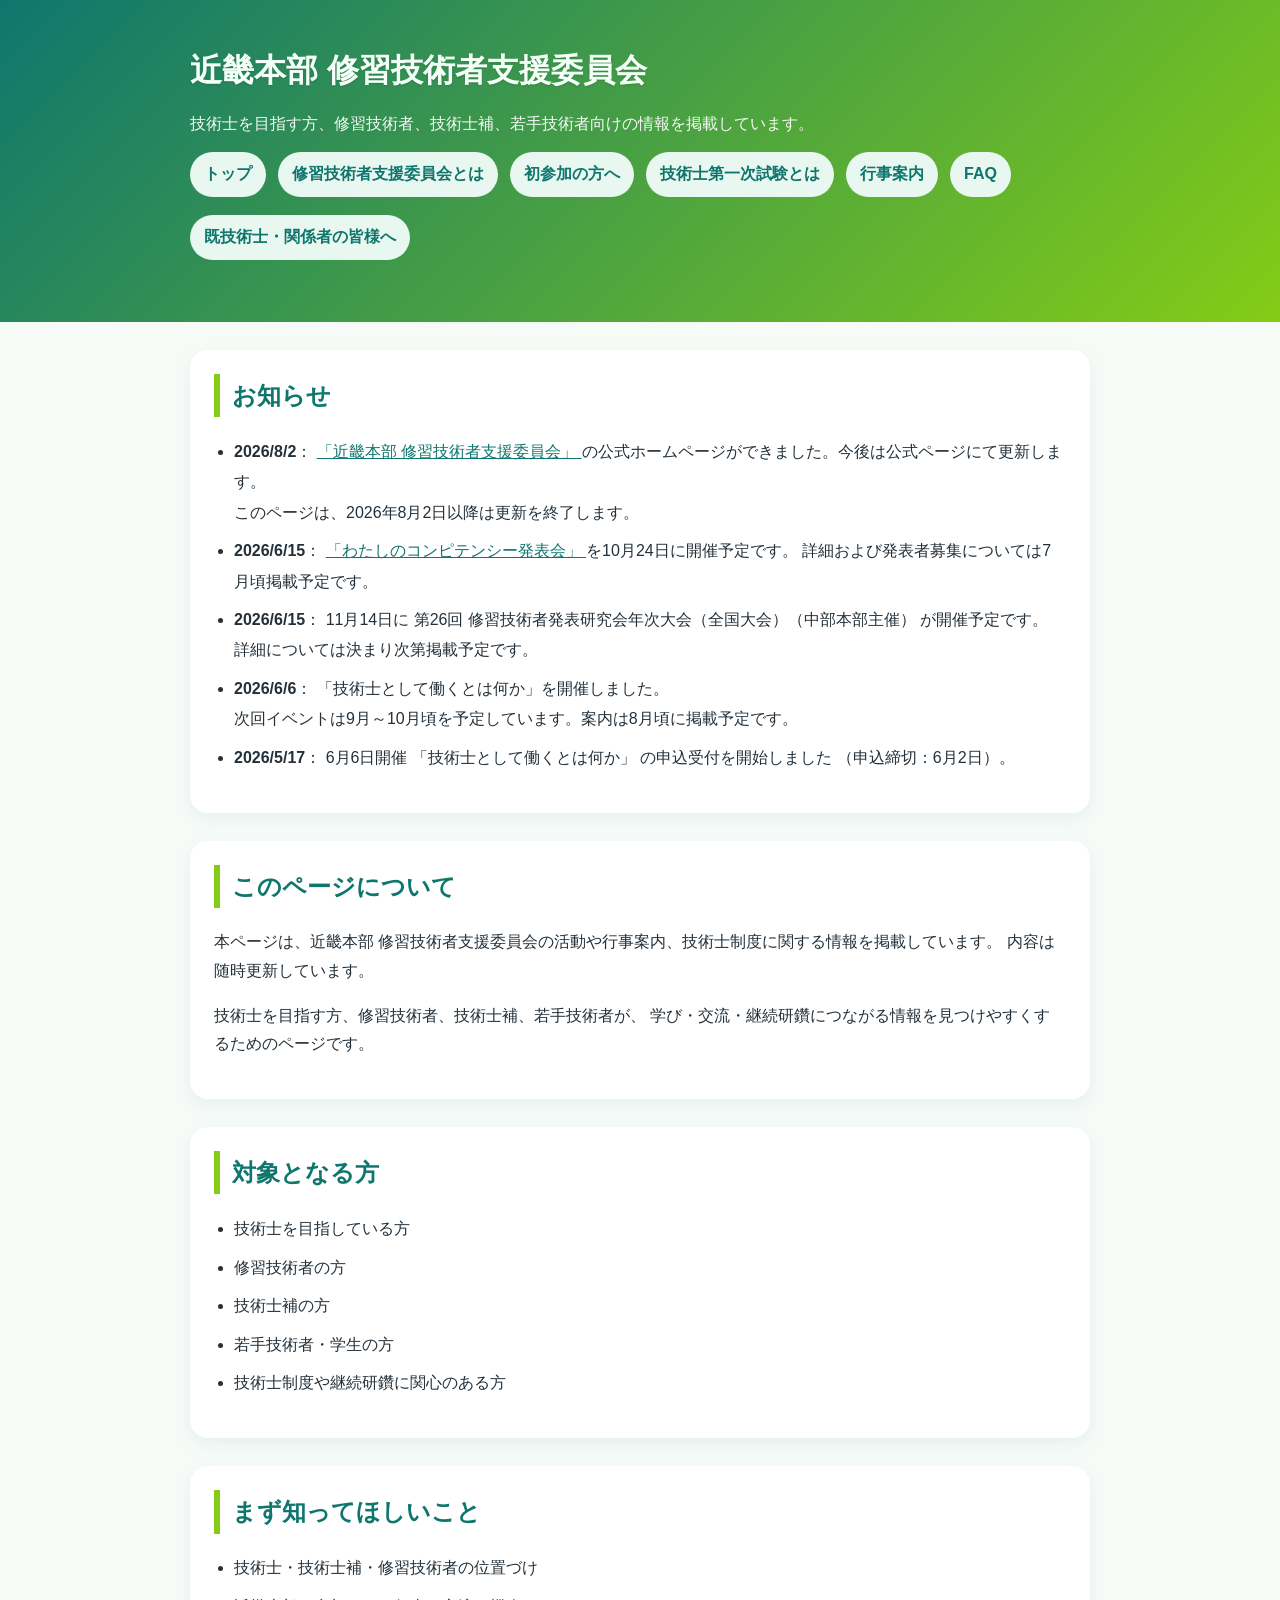
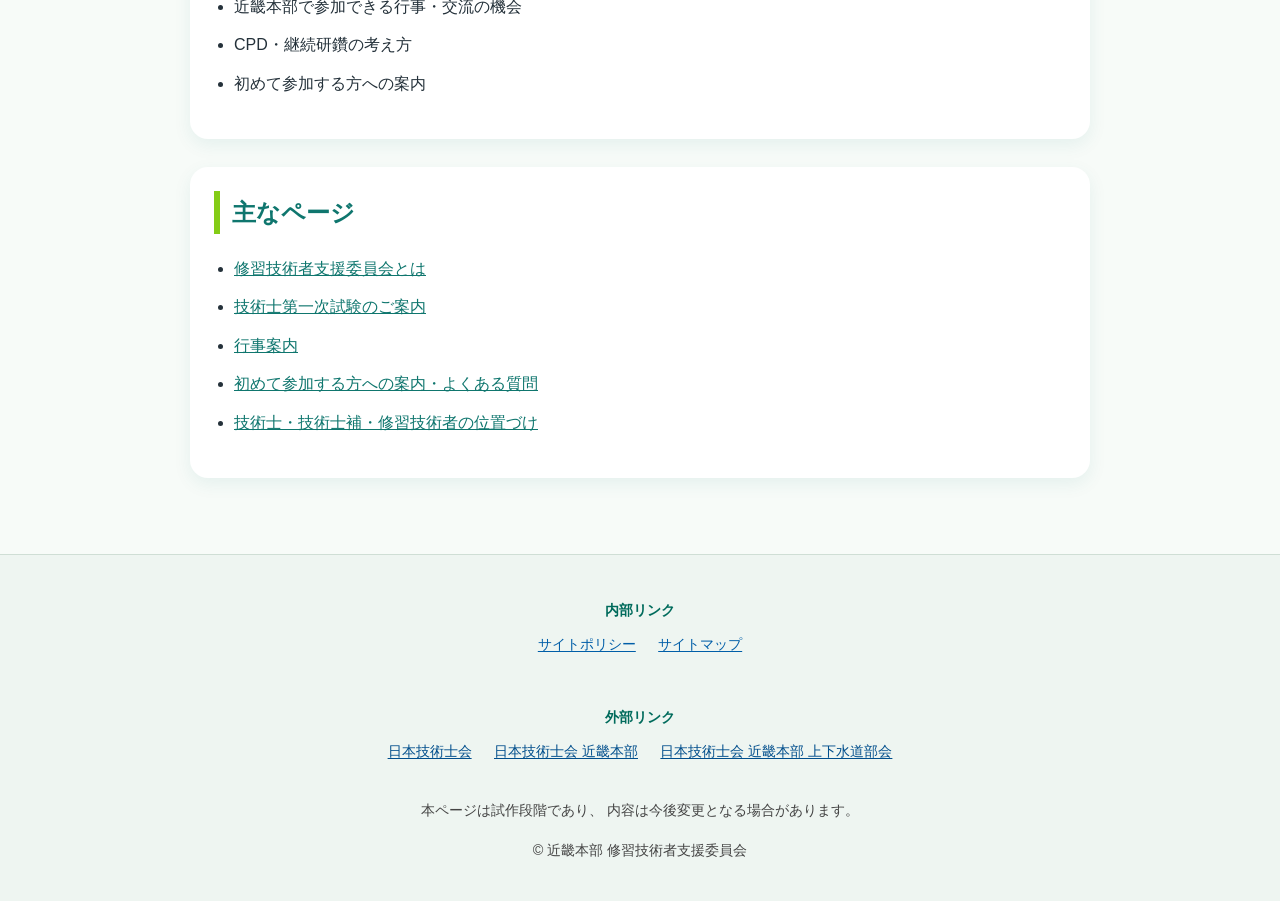
<file: index.html>
<!DOCTYPE html>
<html lang="ja">
<head> 
<!-- Google tag (gtag.js) -->
<script async src="https://www.googletagmanager.com/gtag/js?id=G-PBQPYXCSVY"></script>
<script>
  window.dataLayer = window.dataLayer || [];
  function gtag(){dataLayer.push(arguments);}
  gtag('js', new Date());

  gtag('config', 'G-PBQPYXCSVY');
</script>

  <meta charset="UTF-8">
  <meta name="viewport" content="width=device-width, initial-scale=1.0">
  <title>旧 近畿本部 修習技術者支援委員会</title>

  <link rel="stylesheet" href="css/style.css">
<link rel="icon" href="images/favicon.png">




<meta name="description" content="技術士を目指す方、修習技術者、技術士補、若手技術者向けの情報を整理するための仮ページです。">

<meta property="og:type" content="website">
<meta property="og:site_name" content="旧 近畿本部 修習技術者支援委員会">
<meta property="og:title" content="旧 近畿本部 修習技術者支援委員会">
<meta property="og:description" content="技術士を目指す方、修習技術者、技術士補、若手技術者向けの情報を整理するための仮ページです。">
<meta property="og:url" content="https://haranobu1.github.io/">
<link rel="canonical" href="https://haranobu1.github.io/">
<meta property="og:image" content="https://haranobu1.github.io/images/ogp-syuusyuu.jpeg">

<meta name="twitter:card" content="summary_large_image">
<meta name="twitter:image" content="https://haranobu1.github.io/images/ogp-syuusyuu.jpeg">
<meta property="og:locale" content="ja_JP">
<meta name="twitter:title" content="旧 近畿本部 修習技術者支援委員会">
<meta name="twitter:description" content="技術士を目指す方、修習技術者、技術士補、若手技術者向けの情報を整理するための仮ページです。">


</head>
<body>


<div id="nav"></div>
  
  <main>

    
<section class="news-section">

<h2>お知らせ</h2>

<ul class="news-list">
  <li>
    <strong>2026/8/2</strong>：
    <a href="https://syuusyuu.ipej-knk.jp/">
      「近畿本部 修習技術者支援委員会」
    </a>
    の公式ホームページができました。今後は公式ページにて更新します。<br>
    このページは、2026年8月2日以降は更新を終了します。
  </li>

  <li>
    <strong>2026/6/15</strong>：
    <a href="events.html#competency">
      「わたしのコンピテンシー発表会」
    </a>
    を10月24日に開催予定です。
    詳細および発表者募集については7月頃掲載予定です。
  </li>

  <li>
    <strong>2026/6/15</strong>：
    11月14日に
    第26回 修習技術者発表研究会年次大会（全国大会）（中部本部主催）
    が開催予定です。
    詳細については決まり次第掲載予定です。
  </li>

  <li>
    <strong>2026/6/6</strong>：
    「技術士として働くとは何か」を開催しました。<br>
    次回イベントは9月～10月頃を予定しています。案内は8月頃に掲載予定です。
  </li>

  <li>
    <strong>2026/5/17</strong>：
    6月6日開催
    「技術士として働くとは何か」
    の申込受付を開始しました
    （申込締切：6月2日）。
  </li>
</ul>


  </ul>
</section>
    <section>
      <h2>このページについて</h2>
      <p>
        本ページは、近畿本部 修習技術者支援委員会の活動や行事案内、技術士制度に関する情報を掲載しています。
        内容は随時更新しています。
        </p>
        <p>
技術士を目指す方、修習技術者、技術士補、若手技術者が、
学び・交流・継続研鑽につながる情報を見つけやすくするためのページです。
</p>

</section>

    <section>
      <h2>対象となる方</h2>
      <ul>
        <li>技術士を目指している方</li>
        <li>修習技術者の方</li>
        <li>技術士補の方</li>
        <li>若手技術者・学生の方</li>
        <li>技術士制度や継続研鑽に関心のある方</li>
      </ul>
    </section>

    <section>
<h2>まず知ってほしいこと</h2>
<ul>
  <li>技術士・技術士補・修習技術者の位置づけ</li>
  <li>近畿本部で参加できる行事・交流の機会</li>
  <li>CPD・継続研鑽の考え方</li>
  <li>初めて参加する方への案内</li>
</ul>
    </section>
<section>
  <h2>主なページ</h2>

  <ul>
    <li><a href="committee.html">修習技術者支援委員会とは</a></li>
    <li>
      <a href="first-exam.html">
        技術士第一次試験のご案内
      </a>
    </li>

    <li>
      <a href="events.html">
        行事案内
      </a>
    </li>
  <li>
    <a href="faq.html">
      初めて参加する方への案内・よくある質問
    </a>
  </li>

  <li>
    <a href="for-pe.html">
      技術士・技術士補・修習技術者の位置づけ
    </a>
  </li>

  
  </ul>
</section>

  </main>

<div id="footer"></div>

<script src="js/common.js"></script>
</body>
</html>
</file>
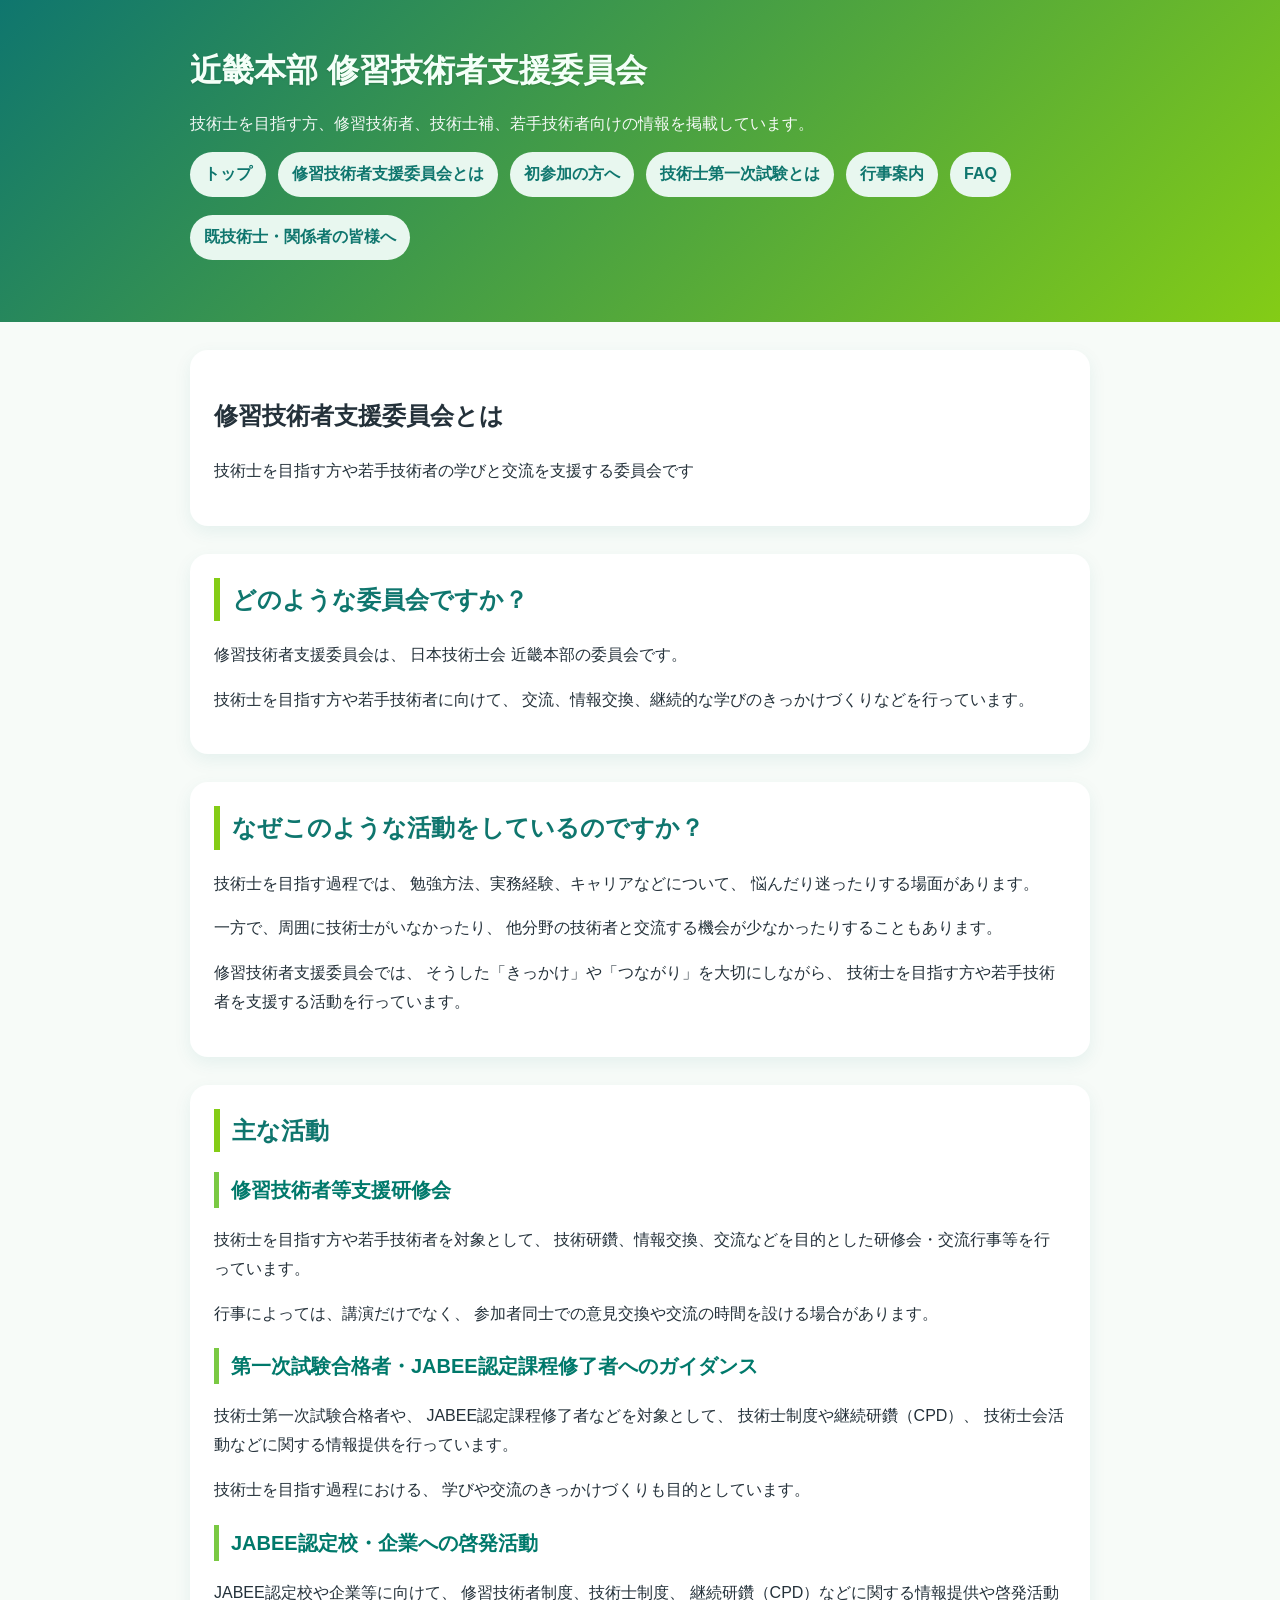
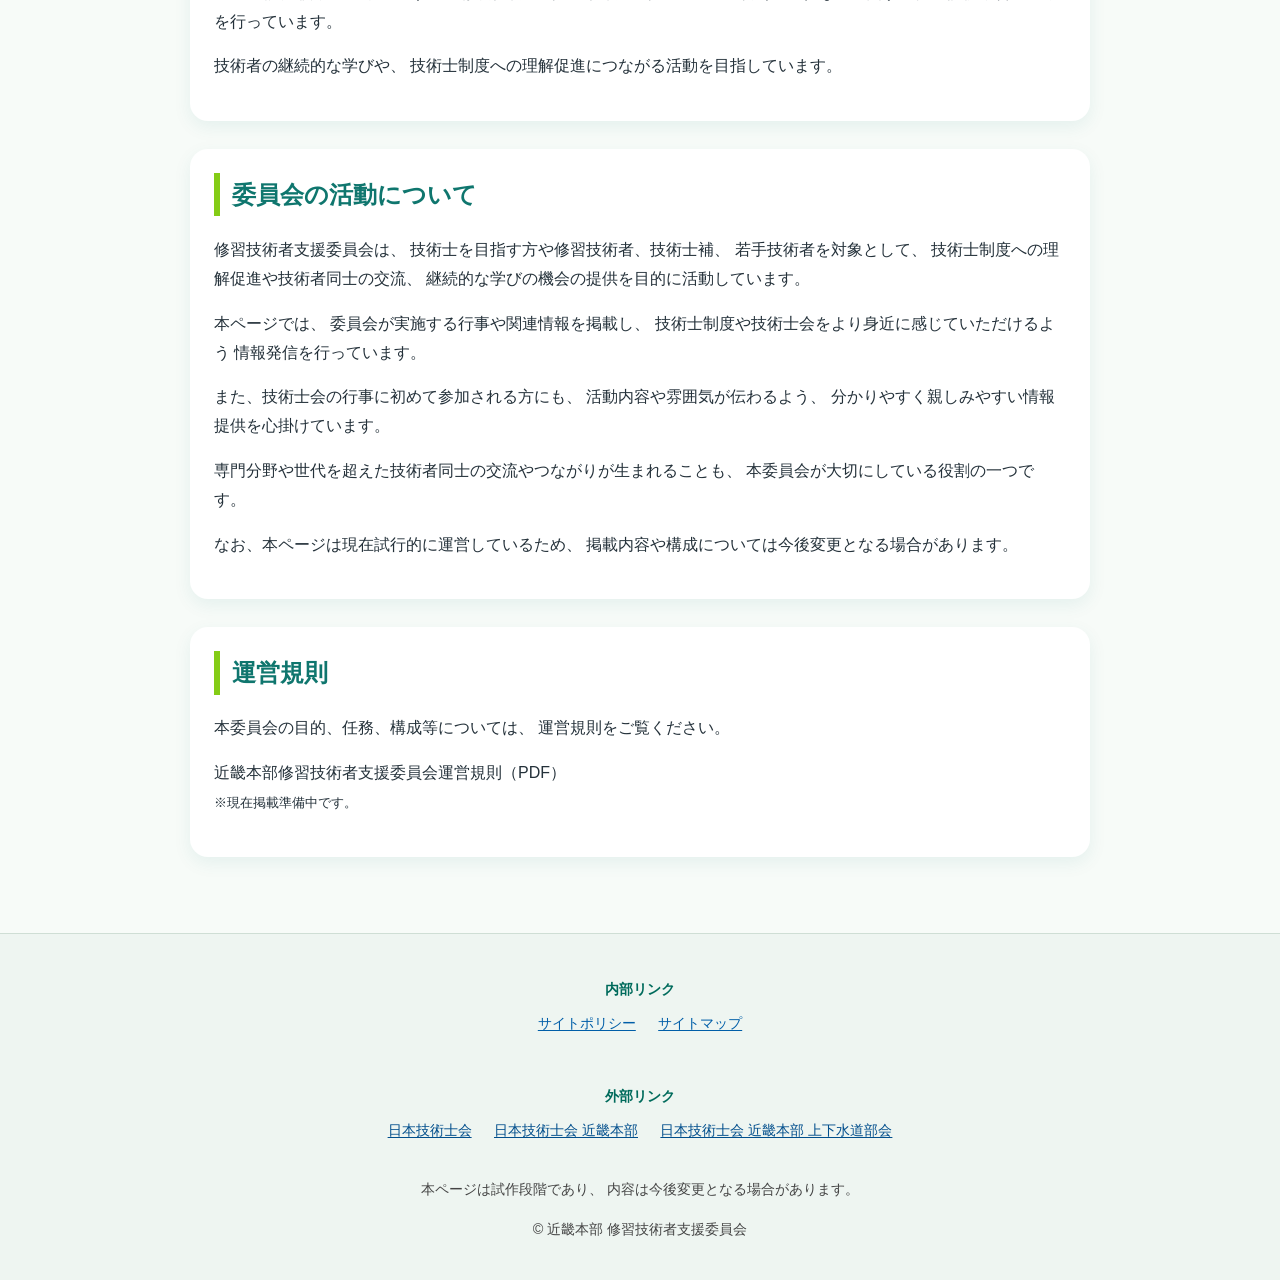
<file: committee.html>
<!DOCTYPE html>
<html lang="ja">
<head> 
<!-- Google tag (gtag.js) -->
<script async src="https://www.googletagmanager.com/gtag/js?id=G-PBQPYXCSVY"></script>
<script>
  window.dataLayer = window.dataLayer || [];
  function gtag(){dataLayer.push(arguments);}
  gtag('js', new Date());

  gtag('config', 'G-PBQPYXCSVY');
</script>


  <meta charset="UTF-8">
  <meta name="viewport" content="width=device-width, initial-scale=1.0">
  <title>修習技術者支援委員会とは｜近畿本部 修習技術者支援委員会</title>

<meta name="description"
      content="近畿本部 修習技術者支援委員会の概要、設立の背景、活動の方向性について紹介しています。">

<link rel="canonical"
      href="https://haranobu1.github.io/committee.html">

<meta property="og:type" content="article">
<meta property="og:site_name" content="近畿本部 修習技術者支援委員会">
<meta property="og:title" content="修習技術者支援委員会とは">
<meta property="og:description"
      content="近畿本部 修習技術者支援委員会の概要、設立の背景、活動の方向性について紹介しています。">
<meta property="og:url"
      content="https://haranobu1.github.io/committee.html">
<meta property="og:image"
      content="https://haranobu1.github.io/images/ogp-syuusyuu.jpeg">
<meta property="og:locale" content="ja_JP">

<meta name="twitter:card" content="summary_large_image">
<meta name="twitter:title" content="修習技術者支援委員会とは">
<meta name="twitter:description"
      content="近畿本部 修習技術者支援委員会の概要、設立の背景、活動の方向性について紹介しています。">
<meta name="twitter:image"
      content="https://haranobu1.github.io/images/ogp-syuusyuu.jpeg">

<link rel="stylesheet" href="css/style.css">
<link rel="icon" href="images/favicon.png">
</head>

<body>

<div id="nav"></div>

<main>

<section class="page-header">
  <h1>修習技術者支援委員会とは</h1>
  <p>
    技術士を目指す方や若手技術者の学びと交流を支援する委員会です
  </p>
</section>
  <section>
    <h2>どのような委員会ですか？</h2>

    <p>
      修習技術者支援委員会は、
      日本技術士会 近畿本部の委員会です。
    </p>

    <p>
      技術士を目指す方や若手技術者に向けて、
      交流、情報交換、継続的な学びのきっかけづくりなどを行っています。
    </p>
  </section>

  <section>
    <h2>なぜこのような活動をしているのですか？</h2>

    <p>
      技術士を目指す過程では、
      勉強方法、実務経験、キャリアなどについて、
      悩んだり迷ったりする場面があります。
    </p>

    <p>
      一方で、周囲に技術士がいなかったり、
      他分野の技術者と交流する機会が少なかったりすることもあります。
    </p>

    <p>
      修習技術者支援委員会では、
      そうした「きっかけ」や「つながり」を大切にしながら、
      技術士を目指す方や若手技術者を支援する活動を行っています。
    </p>
  </section>


  <section>
  <h2 class="section-title">主な活動</h2>

  <h3>修習技術者等支援研修会</h3>

    <p>
      技術士を目指す方や若手技術者を対象として、
      技術研鑽、情報交換、交流などを目的とした研修会・交流行事等を行っています。
    </p>

    <p>
      行事によっては、講演だけでなく、
      参加者同士での意見交換や交流の時間を設ける場合があります。
    </p>
    
 
    <h3>第一次試験合格者・JABEE認定課程修了者へのガイダンス</h3>
    <p>
      技術士第一次試験合格者や、
      JABEE認定課程修了者などを対象として、
      技術士制度や継続研鑽（CPD）、
      技術士会活動などに関する情報提供を行っています。
    </p>
 
    <p>
      技術士を目指す過程における、
      学びや交流のきっかけづくりも目的としています。
    </p>

    <h3>JABEE認定校・企業への啓発活動</h3>

    <p>
      JABEE認定校や企業等に向けて、
      修習技術者制度、技術士制度、
      継続研鑽（CPD）などに関する情報提供や啓発活動を行っています。
    </p>

    <p>
      技術者の継続的な学びや、
      技術士制度への理解促進につながる活動を目指しています。
    </p>

</section>
<section>
  <h2>委員会の活動について</h2>

  <p>
    修習技術者支援委員会は、
    技術士を目指す方や修習技術者、技術士補、
    若手技術者を対象として、
    技術士制度への理解促進や技術者同士の交流、
    継続的な学びの機会の提供を目的に活動しています。
  </p>

  <p>
    本ページでは、
    委員会が実施する行事や関連情報を掲載し、
    技術士制度や技術士会をより身近に感じていただけるよう
    情報発信を行っています。
  </p>

  <p>
    また、技術士会の行事に初めて参加される方にも、
    活動内容や雰囲気が伝わるよう、
    分かりやすく親しみやすい情報提供を心掛けています。
  </p>

  <p>
    専門分野や世代を超えた技術者同士の交流やつながりが生まれることも、
    本委員会が大切にしている役割の一つです。
  </p>

  <p>
    なお、本ページは現在試行的に運営しているため、
    掲載内容や構成については今後変更となる場合があります。
  </p>
</section>

<section>
  <h2>運営規則</h2>

  <p>
    本委員会の目的、任務、構成等については、
    運営規則をご覧ください。
  </p>
  <p> 近畿本部修習技術者支援委員会運営規則（PDF）
    <br>
    <small>※現在掲載準備中です。</small>
  </p>
</section>

</main>

<div id="footer"></div>

<script src="js/common.js"></script>
</body>
</html>
</file>
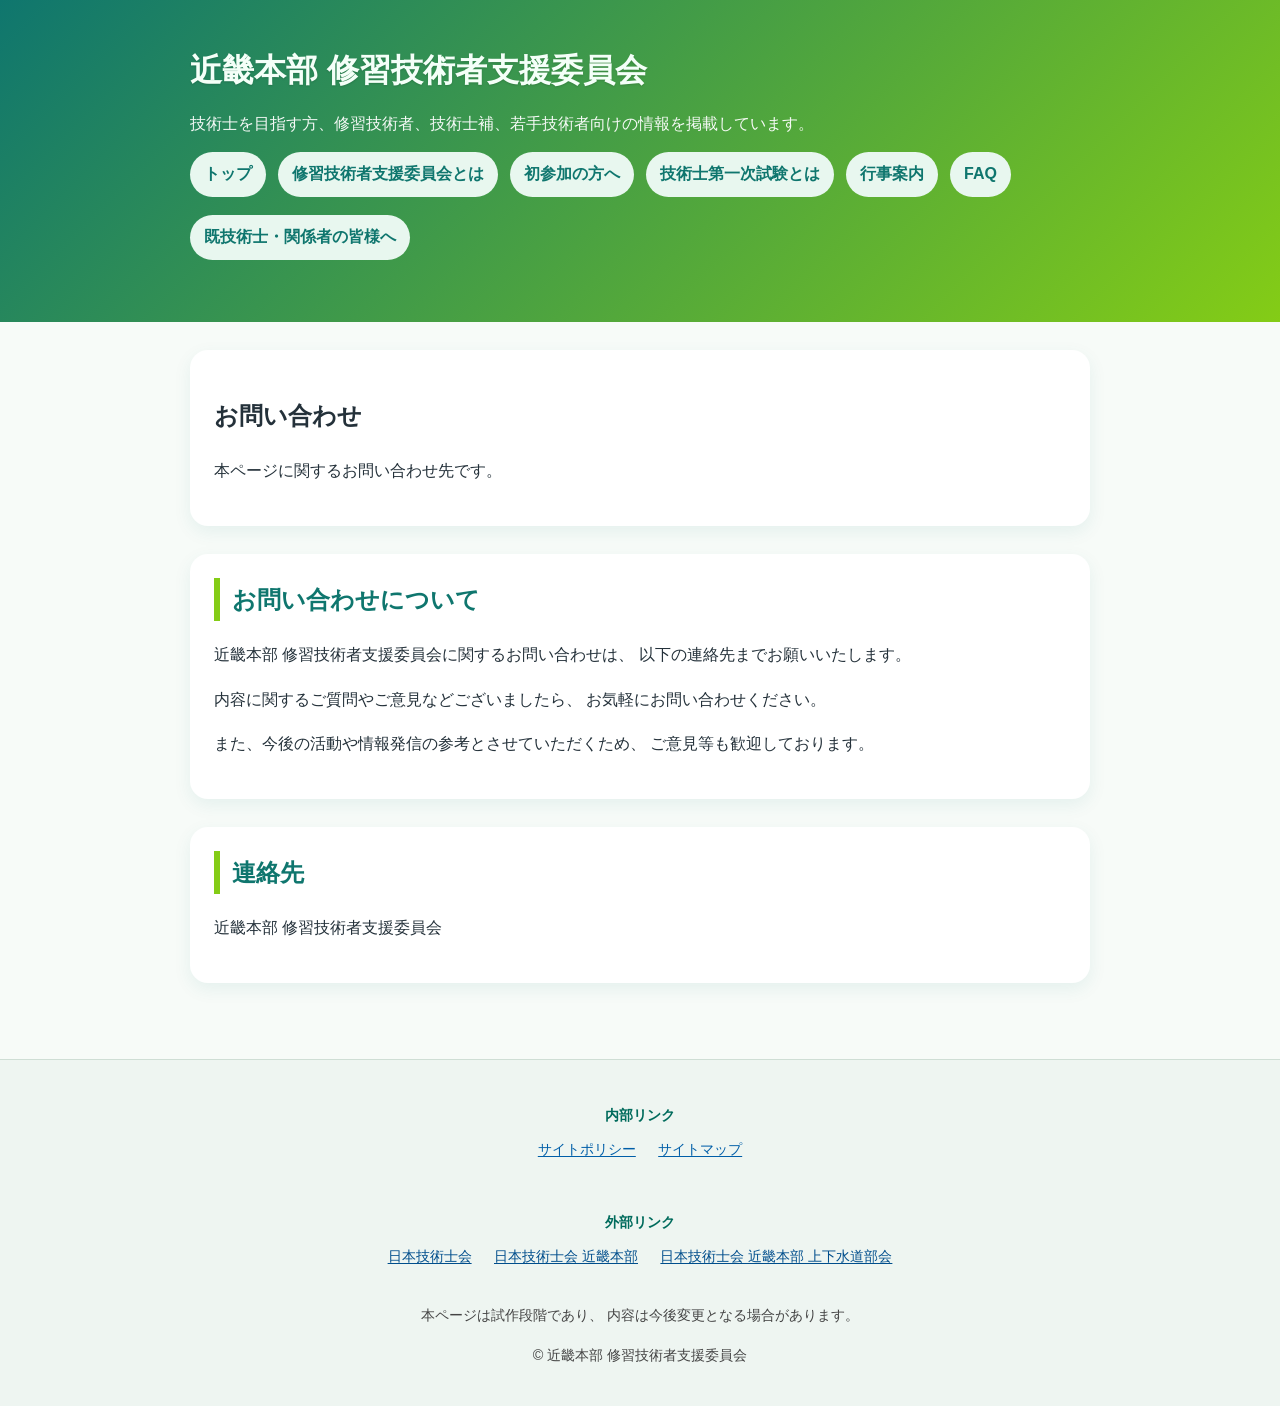
<file: contact.html>
<!DOCTYPE html>
<html lang="ja">
<head> 
<!-- Google tag (gtag.js) -->
<script async src="https://www.googletagmanager.com/gtag/js?id=G-PBQPYXCSVY"></script>
<script>
  window.dataLayer = window.dataLayer || [];
  function gtag(){dataLayer.push(arguments);}
  gtag('js', new Date());

  gtag('config', 'G-PBQPYXCSVY');
</script>


  <meta charset="UTF-8">
  <meta name="viewport" content="width=device-width, initial-scale=1.0">
  <title>お問い合わせ｜近畿本部 修習技術者支援委員会</title>

<meta name="description"
      content="近畿本部 修習技術者支援委員会へのお問い合わせページです。">

<link rel="canonical"
      href="https://haranobu1.github.io/contact.html">

<meta property="og:type" content="website">
<meta property="og:site_name" content="近畿本部 修習技術者支援委員会">
<meta property="og:title" content="お問い合わせ">
<meta property="og:description"
      content="近畿本部 修習技術者支援委員会へのお問い合わせページです。">
<meta property="og:url"
      content="https://haranobu1.github.io/contact.html">
<meta property="og:image"
      content="https://haranobu1.github.io/images/ogp-syuusyuu.jpeg">
<meta property="og:locale" content="ja_JP">

<meta name="twitter:card" content="summary_large_image">
<meta name="twitter:title" content="お問い合わせ">
<meta name="twitter:description"
      content="近畿本部 修習技術者支援委員会へのお問い合わせページです。">
<meta name="twitter:image"
      content="https://haranobu1.github.io/images/ogp-syuusyuu.jpeg">

<link rel="stylesheet" href="css/style.css">
<link rel="icon" href="images/favicon.png">
</head>

<body>

<div id="nav"></div>

<main>

  <section class="page-header">
    <div class="header-inner">
      <h1>お問い合わせ</h1>
      <p>本ページに関するお問い合わせ先です。</p>
    </div>
  </section>

  <section>
    <h2>お問い合わせについて</h2>
      <p>
    近畿本部 修習技術者支援委員会に関するお問い合わせは、
    以下の連絡先までお願いいたします。
  </p>

  <p>
    内容に関するご質問やご意見などございましたら、
    お気軽にお問い合わせください。
  </p>

  <p>
    また、今後の活動や情報発信の参考とさせていただくため、
    ご意見等も歓迎しております。
  </p>

  </section>

  <section>
    <h2>連絡先</h2>
    <p>
      近畿本部 修習技術者支援委員会
    </p>
  </section>
</main>

<div id="footer"></div>

<script src="js/common.js"></script>

</body>
</html>
</file>
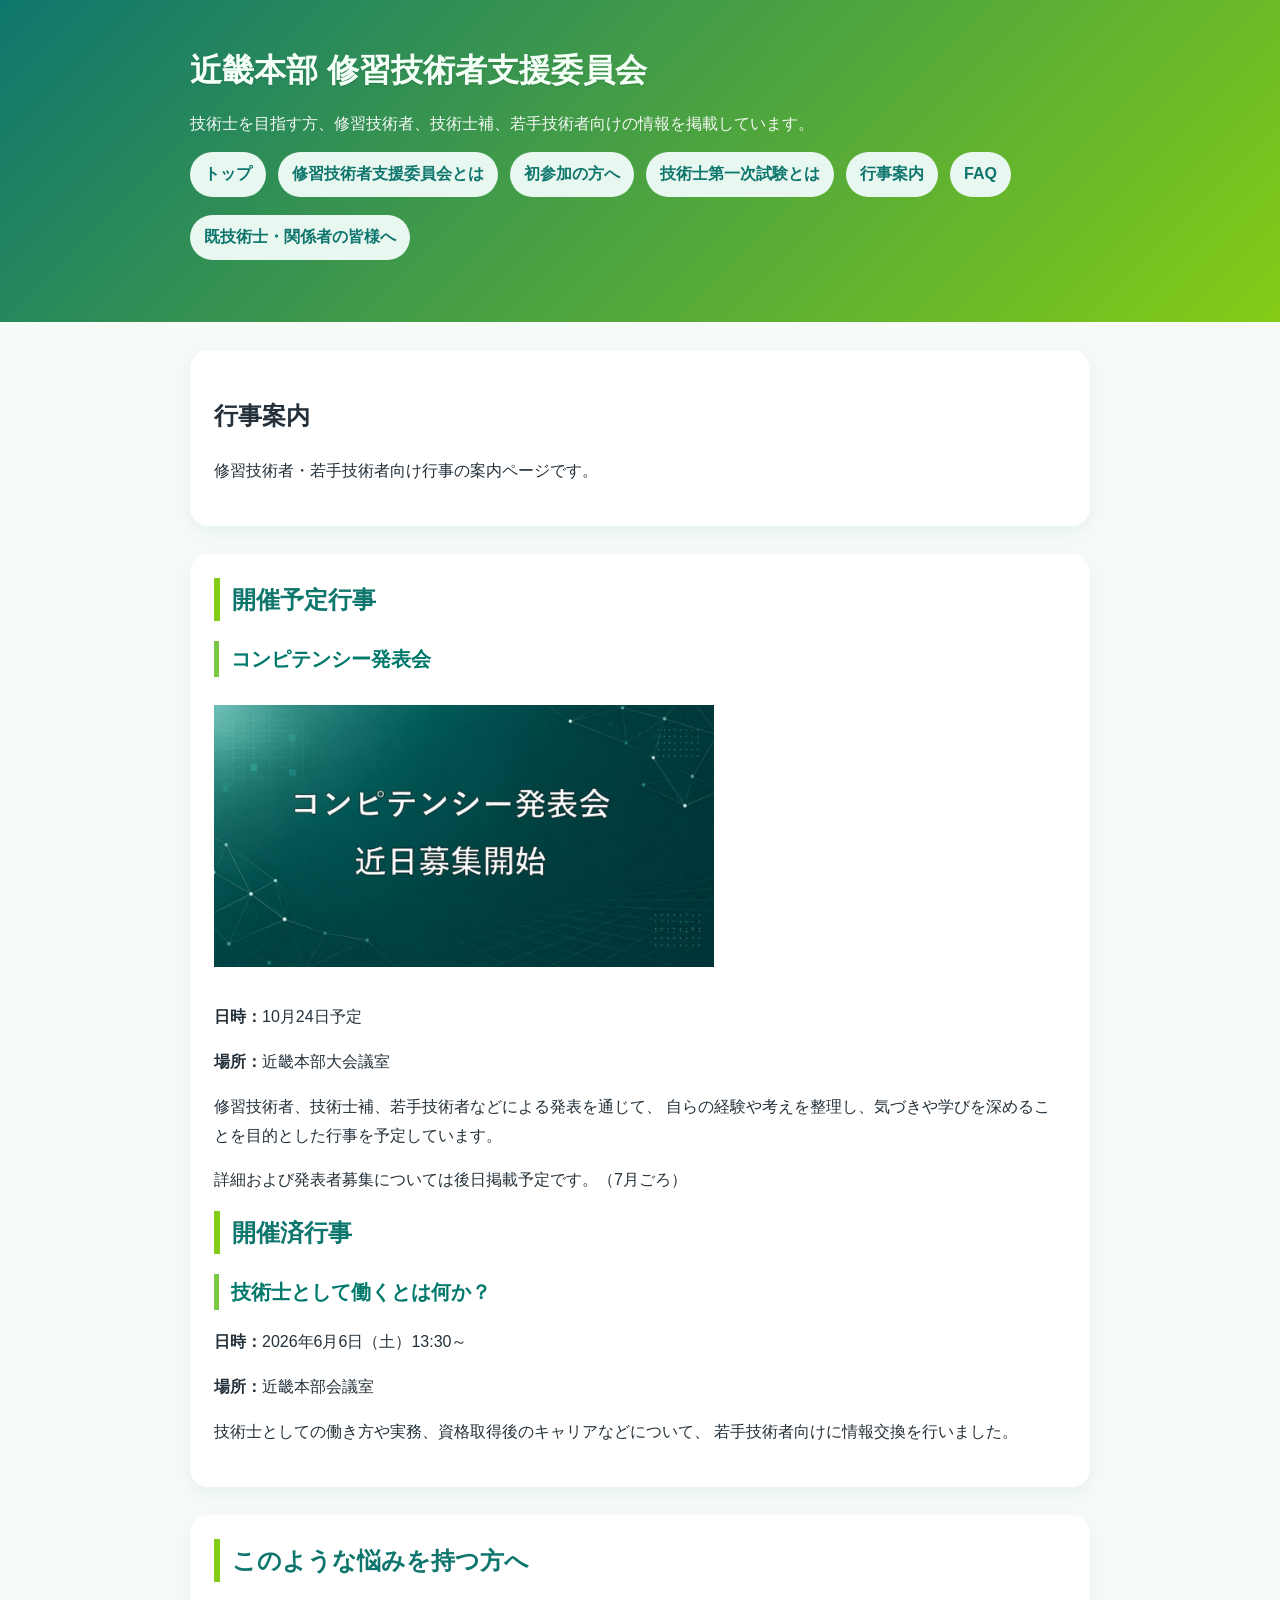
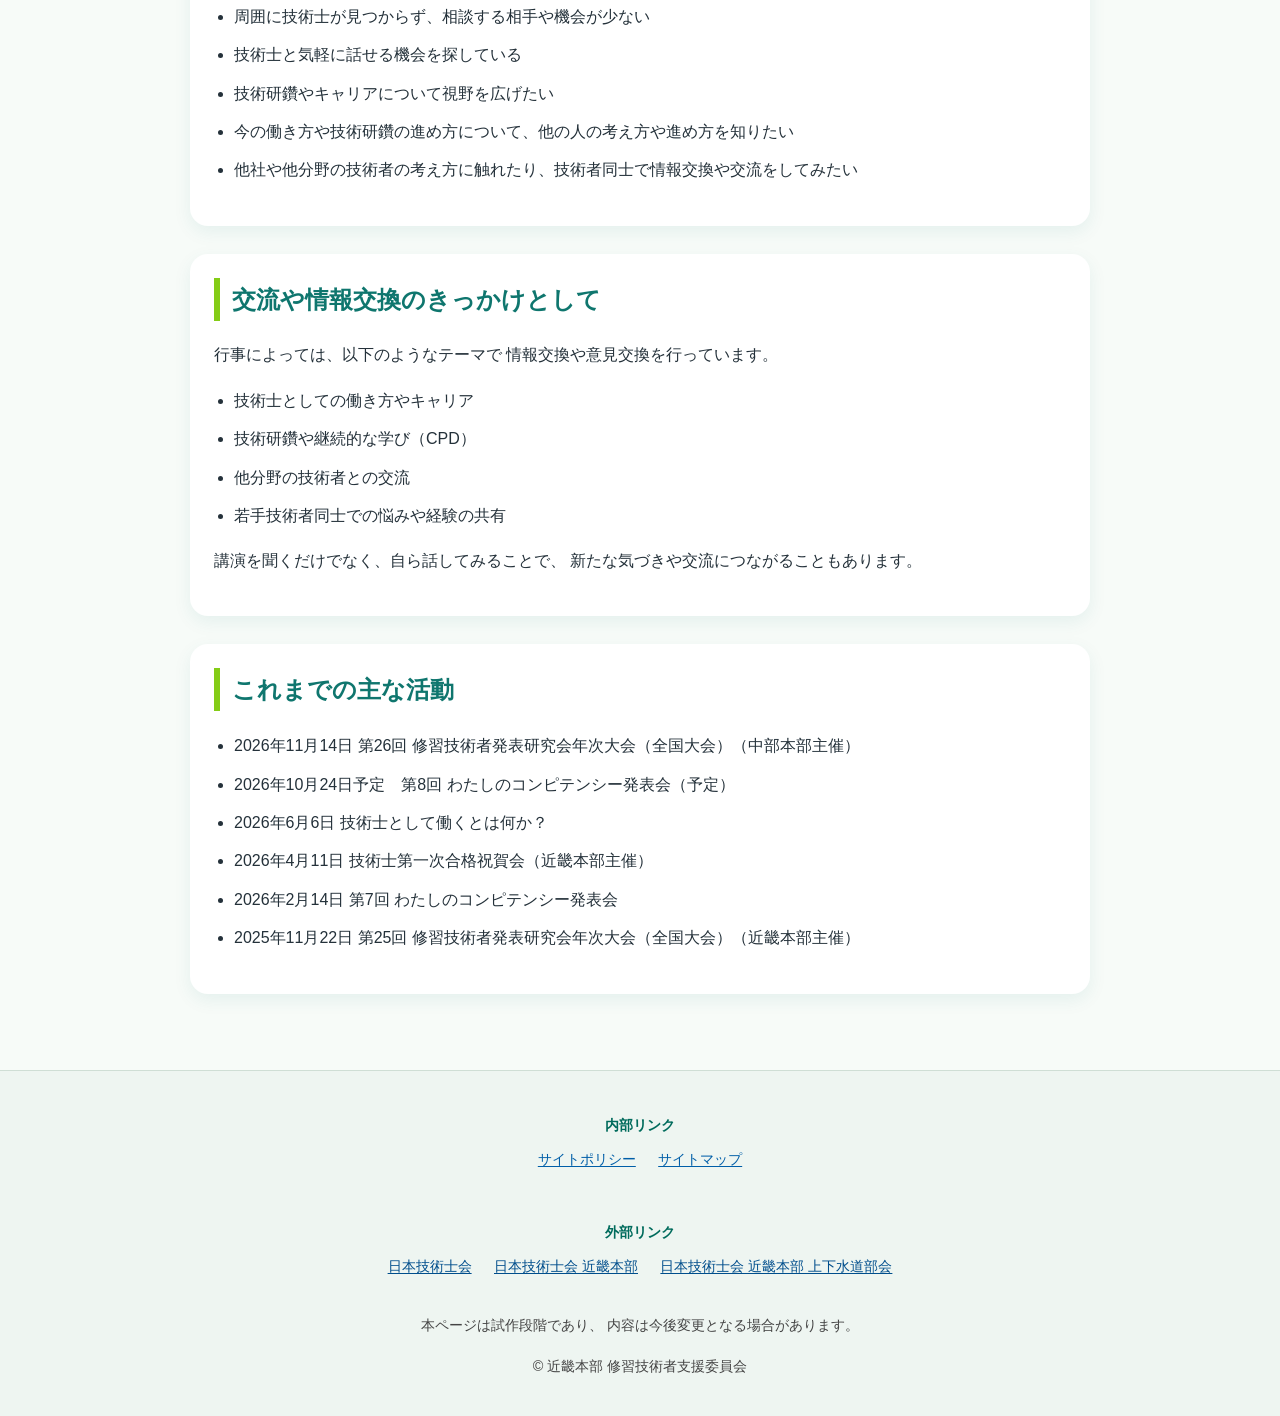
<file: events.html>
<!DOCTYPE html>
<html lang="ja">
<head> 
<!-- Google tag (gtag.js) -->
<script async src="https://www.googletagmanager.com/gtag/js?id=G-PBQPYXCSVY"></script>
<script>
  window.dataLayer = window.dataLayer || [];
  function gtag(){dataLayer.push(arguments);}
  gtag('js', new Date());

  gtag('config', 'G-PBQPYXCSVY');
</script>

<meta charset="UTF-8">
<meta name="viewport" content="width=device-width, initial-scale=1.0">

<title>行事案内｜近畿本部 修習技術者支援委員会</title>

<meta name="description"
      content="近畿本部 修習技術者支援委員会が開催する講演会、交流会などの行事情報を掲載しています。">

<link rel="canonical"
      href="https://haranobu1.github.io/events.html">

<meta property="og:type" content="website">
<meta property="og:site_name" content="近畿本部 修習技術者支援委員会">
<meta property="og:title" content="行事案内">
<meta property="og:description"
      content="近畿本部 修習技術者支援委員会が開催する講演会、交流会などの行事情報を掲載しています。">
<meta property="og:url"
      content="https://haranobu1.github.io/events.html">
<meta property="og:image"
      content="https://haranobu1.github.io/images/ogp-syuusyuu.jpeg">
<meta property="og:locale" content="ja_JP">

<meta name="twitter:card" content="summary_large_image">
<meta name="twitter:title" content="行事案内">
<meta name="twitter:description"
      content="近畿本部 修習技術者支援委員会が開催する講演会、交流会などの行事情報を掲載しています。">
<meta name="twitter:image"
      content="https://haranobu1.github.io/images/ogp-syuusyuu.jpeg">

<link rel="stylesheet" href="css/style.css">
<link rel="icon" href="images/favicon.png">
</head>
<body>

<div id="nav"></div>

<main>

  <section class="page-header">
    <div class="header-inner">
      <h1>行事案内</h1>
      <p>修習技術者・若手技術者向け行事の案内ページです。</p>
    </div>
  </section>


<section>
  <h2>開催予定行事</h2>

 <article id="competency">
    <h3>コンピテンシー発表会</h3>
     <a href="images/my-competency-presentation-2026-kari.jpeg" target="_blank">
    <img
      src="images/my-competency-presentation-2026-kari.jpeg"
      alt="わたしのコンピテンシー発表会"
      style="max-width:500px;width:100%;height:auto;margin:10px 0;"
    >
  </a>
    <p><strong>日時：</strong>10月24日予定</p>
    <p><strong>場所：</strong>近畿本部大会議室</p>
    <p>
      修習技術者、技術士補、若手技術者などによる発表を通じて、
      自らの経験や考えを整理し、気づきや学びを深めることを目的とした行事を予定しています。
    </p>
    <p>
      詳細および発表者募集については後日掲載予定です。（7月ごろ）
    </p>
  </article>

  <h2>開催済行事</h2>

  <article>
    <h3>技術士として働くとは何か？</h3>
    <p><strong>日時：</strong>2026年6月6日（土）13:30～</p>
    <p><strong>場所：</strong>近畿本部会議室</p>
    <p>
      技術士としての働き方や実務、資格取得後のキャリアなどについて、
      若手技術者向けに情報交換を行いました。
    </p>
  </article>

</section>

   
    <section>
<h2>このような悩みを持つ方へ</h2>
<ul>
  <li>周囲に技術士が見つからず、相談する相手や機会が少ない</li>
  <li>技術士と気軽に話せる機会を探している</li>
  <li>技術研鑽やキャリアについて視野を広げたい</li>
  <li>今の働き方や技術研鑽の進め方について、他の人の考え方や進め方を知りたい</li>
  <li>他社や他分野の技術者の考え方に触れたり、技術者同士で情報交換や交流をしてみたい</li>
</ul>
    </section>

 <section>
    <h2>交流や情報交換のきっかけとして</h2>

<p>
行事によっては、以下のようなテーマで
情報交換や意見交換を行っています。
</p>

<ul>
  <li>技術士としての働き方やキャリア</li>
  <li>技術研鑽や継続的な学び（CPD）</li>
  <li>他分野の技術者との交流</li>
  <li>若手技術者同士での悩みや経験の共有</li>
</ul>

<p>
講演を聞くだけでなく、自ら話してみることで、
新たな気づきや交流につながることもあります。
</p>
 </section>

 <section>

  <h2>これまでの主な活動</h2>

<ul>
  <li>2026年11月14日 第26回 修習技術者発表研究会年次大会（全国大会）（中部本部主催）</li>
  <li>2026年10月24日予定　第8回 わたしのコンピテンシー発表会（予定）</li>
  <li>2026年6月6日 技術士として働くとは何か？</li>
  <li>2026年4月11日 技術士第一次合格祝賀会（近畿本部主催）</li>
  <li>2026年2月14日 第7回 わたしのコンピテンシー発表会</li>
  <li>2025年11月22日 第25回 修習技術者発表研究会年次大会（全国大会）（近畿本部主催）</li>
</ul>
 </section>
  </main>

<div id="footer"></div>

<script src="js/common.js"></script>

</body>
</html>
</file>
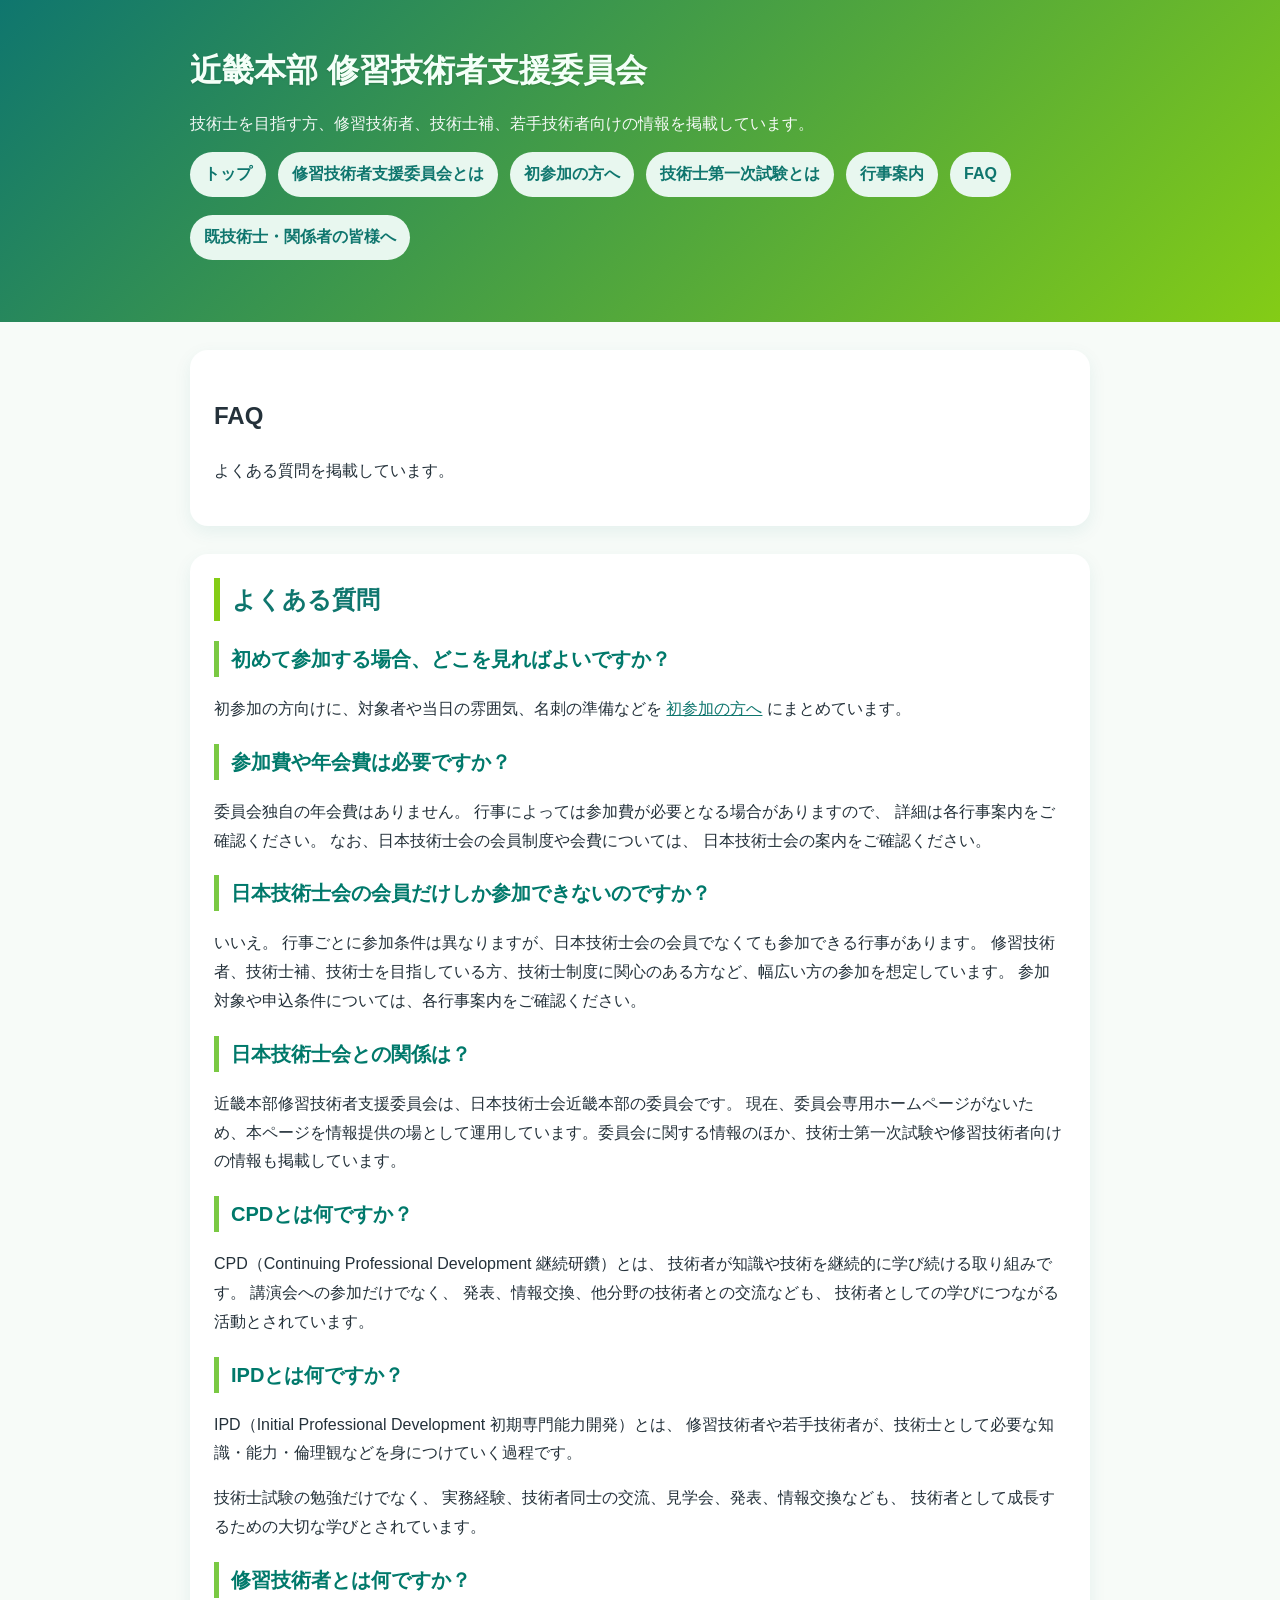
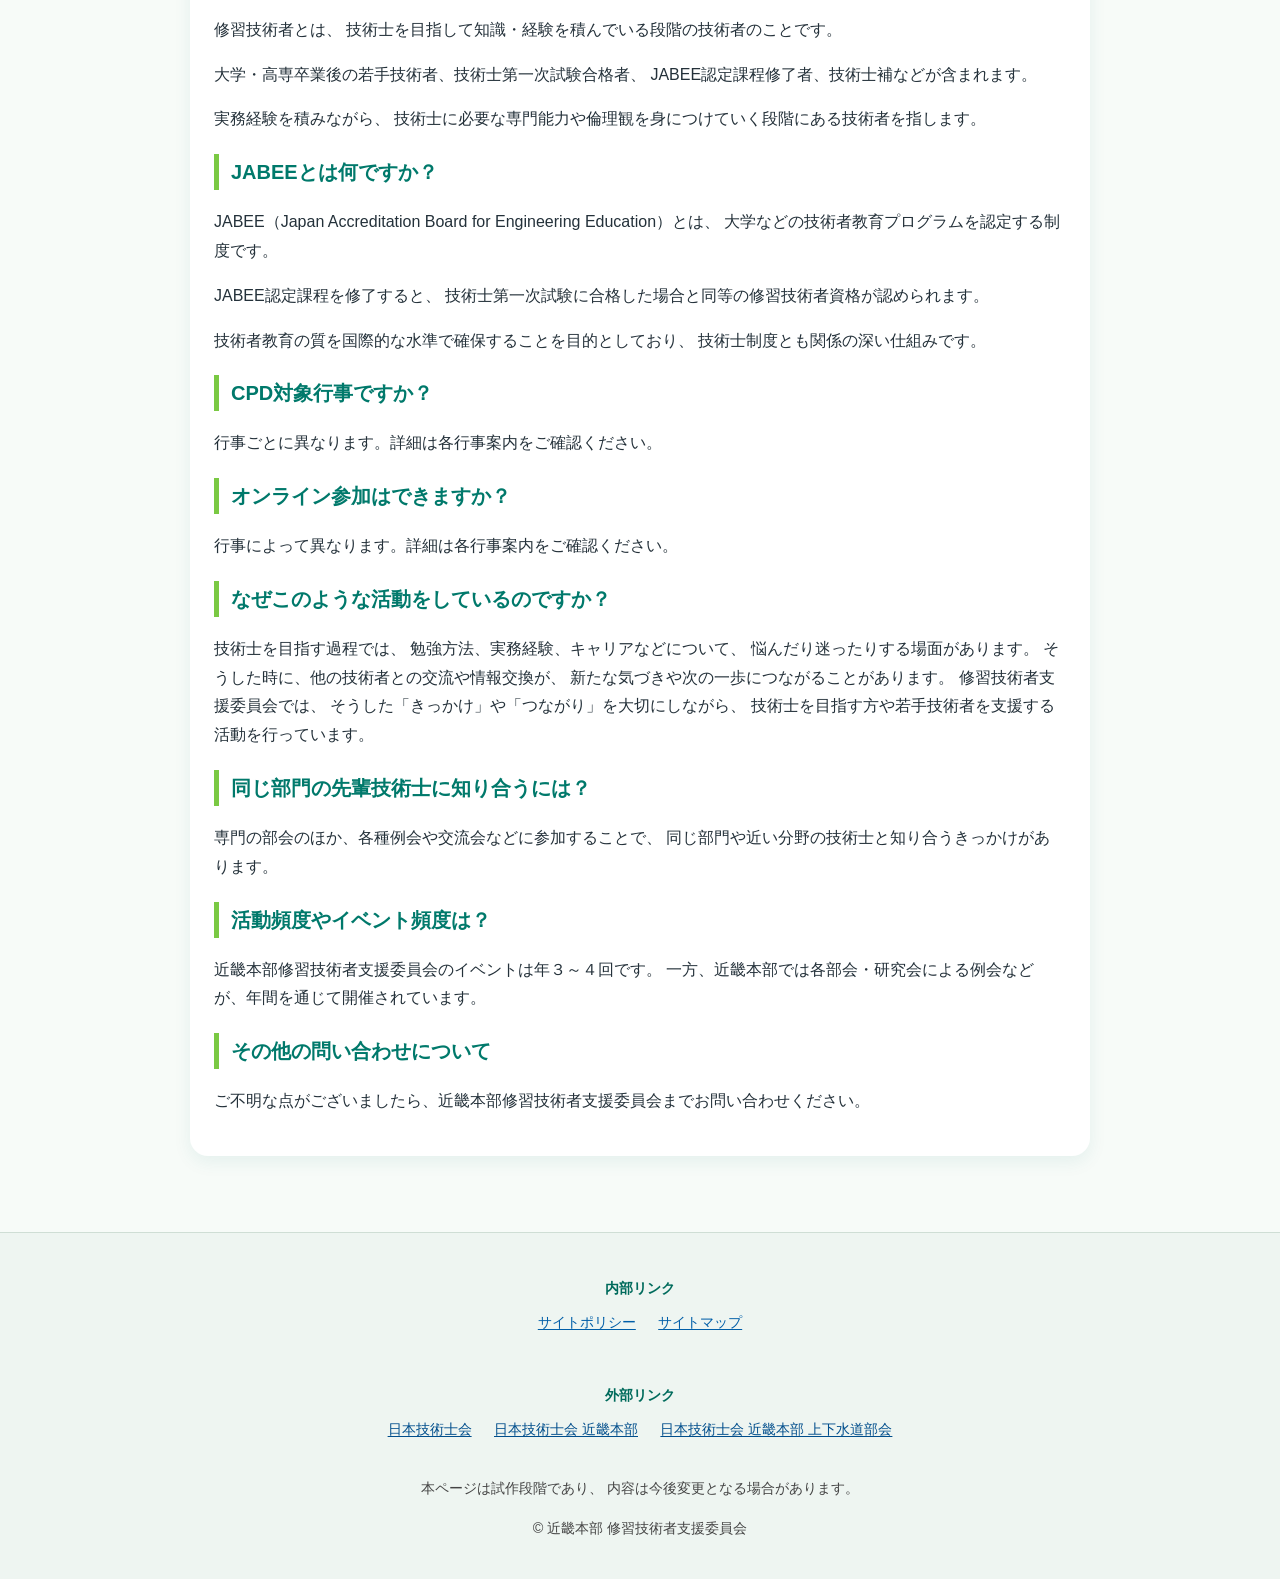
<file: faq.html>
<!DOCTYPE html>
<html lang="ja">
<head> 
<!-- Google tag (gtag.js) -->
<script async src="https://www.googletagmanager.com/gtag/js?id=G-PBQPYXCSVY"></script>
<script>
  window.dataLayer = window.dataLayer || [];
  function gtag(){dataLayer.push(arguments);}
  gtag('js', new Date());

  gtag('config', 'G-PBQPYXCSVY');
</script>

<meta charset="UTF-8">
<meta name="viewport" content="width=device-width, initial-scale=1.0">

<title>FAQ｜近畿本部 修習技術者支援委員会</title>

<meta name="description"
      content="修習技術者支援委員会に関するよくある質問と回答を掲載しています。">

<link rel="canonical"
      href="https://haranobu1.github.io/faq.html">

<meta property="og:type" content="website">
<meta property="og:site_name" content="近畿本部 修習技術者支援委員会">
<meta property="og:title" content="FAQ">
<meta property="og:description"
      content="修習技術者支援委員会に関するよくある質問と回答を掲載しています。">
<meta property="og:url"
      content="https://haranobu1.github.io/faq.html">
<meta property="og:image"
      content="https://haranobu1.github.io/images/ogp-syuusyuu.jpeg">
<meta property="og:locale" content="ja_JP">

<meta name="twitter:card" content="summary_large_image">
<meta name="twitter:title" content="FAQ">
<meta name="twitter:description"
      content="修習技術者支援委員会に関するよくある質問と回答を掲載しています。">
<meta name="twitter:image"
      content="https://haranobu1.github.io/images/ogp-syuusyuu.jpeg">

<link rel="stylesheet" href="css/style.css">
<link rel="icon" href="images/favicon.png">

</head>

<body>

<div id="nav"></div>

<main>

  <section class="page-header">
    <div class="header-inner">
      <h1>FAQ</h1>
      <p>よくある質問を掲載しています。</p>
    </div>
  </section>


    <section><h2>よくある質問</h2>

<h3>初めて参加する場合、どこを見ればよいですか？</h3>
<p>
初参加の方向けに、対象者や当日の雰囲気、名刺の準備などを
<a href="first-visit.html">初参加の方へ</a> にまとめています。
</p>

<h3>参加費や年会費は必要ですか？</h3>
<p>
委員会独自の年会費はありません。
行事によっては参加費が必要となる場合がありますので、
詳細は各行事案内をご確認ください。

なお、日本技術士会の会員制度や会費については、
日本技術士会の案内をご確認ください。
</p>
<h3>日本技術士会の会員だけしか参加できないのですか？</h3>
<p>
いいえ。

行事ごとに参加条件は異なりますが、日本技術士会の会員でなくても参加できる行事があります。

修習技術者、技術士補、技術士を目指している方、技術士制度に関心のある方など、幅広い方の参加を想定しています。

参加対象や申込条件については、各行事案内をご確認ください。
</p>

<h3>日本技術士会との関係は？</h3>
<p>
近畿本部修習技術者支援委員会は、日本技術士会近畿本部の委員会です。

現在、委員会専用ホームページがないため、本ページを情報提供の場として運用しています。委員会に関する情報のほか、技術士第一次試験や修習技術者向けの情報も掲載しています。
</p>

<h3>CPDとは何ですか？</h3>
<p>
CPD（Continuing Professional Development 継続研鑽）とは、
技術者が知識や技術を継続的に学び続ける取り組みです。

講演会への参加だけでなく、
発表、情報交換、他分野の技術者との交流なども、
技術者としての学びにつながる活動とされています。
</p>
<h3>IPDとは何ですか？</h3>
<p>
IPD（Initial Professional Development 初期専門能力開発）とは、
修習技術者や若手技術者が、技術士として必要な知識・能力・倫理観などを身につけていく過程です。
</p>
<p>
技術士試験の勉強だけでなく、
実務経験、技術者同士の交流、見学会、発表、情報交換なども、
技術者として成長するための大切な学びとされています。
</p>

<h3>修習技術者とは何ですか？</h3>
<p>
修習技術者とは、
技術士を目指して知識・経験を積んでいる段階の技術者のことです。
</p>
<p>
大学・高専卒業後の若手技術者、技術士第一次試験合格者、
JABEE認定課程修了者、技術士補などが含まれます。
</p>
<p>
実務経験を積みながら、
技術士に必要な専門能力や倫理観を身につけていく段階にある技術者を指します。
</p>

<h3>JABEEとは何ですか？</h3>
<p>
JABEE（Japan Accreditation Board for Engineering Education）とは、
大学などの技術者教育プログラムを認定する制度です。
</p>
<p>
JABEE認定課程を修了すると、
技術士第一次試験に合格した場合と同等の修習技術者資格が認められます。
</p>
<p>
技術者教育の質を国際的な水準で確保することを目的としており、
技術士制度とも関係の深い仕組みです。
</p>

<h3>CPD対象行事ですか？</h3>
<p>
行事ごとに異なります。詳細は各行事案内をご確認ください。
</p>

<h3>オンライン参加はできますか？</h3>
<p>
行事によって異なります。詳細は各行事案内をご確認ください。
</p>

<h3>なぜこのような活動をしているのですか？</h3>
<p>
技術士を目指す過程では、
勉強方法、実務経験、キャリアなどについて、
悩んだり迷ったりする場面があります。

そうした時に、他の技術者との交流や情報交換が、
新たな気づきや次の一歩につながることがあります。

修習技術者支援委員会では、
そうした「きっかけ」や「つながり」を大切にしながら、
技術士を目指す方や若手技術者を支援する活動を行っています。
</p>
<h3>同じ部門の先輩技術士に知り合うには？</h3>
<p>
専門の部会のほか、各種例会や交流会などに参加することで、
同じ部門や近い分野の技術士と知り合うきっかけがあります。
</p>

<h3>活動頻度やイベント頻度は？</h3>
<p>
近畿本部修習技術者支援委員会のイベントは年３～４回です。
一方、近畿本部では各部会・研究会による例会などが、年間を通じて開催されています。
</p>

<h3>その他の問い合わせについて</h3>
<p>
ご不明な点がございましたら、近畿本部修習技術者支援委員会までお問い合わせください。

</p>
  </section>
  </main>


<div id="footer"></div>

<script src="js/common.js"></script>
</body>
</html>
</file>
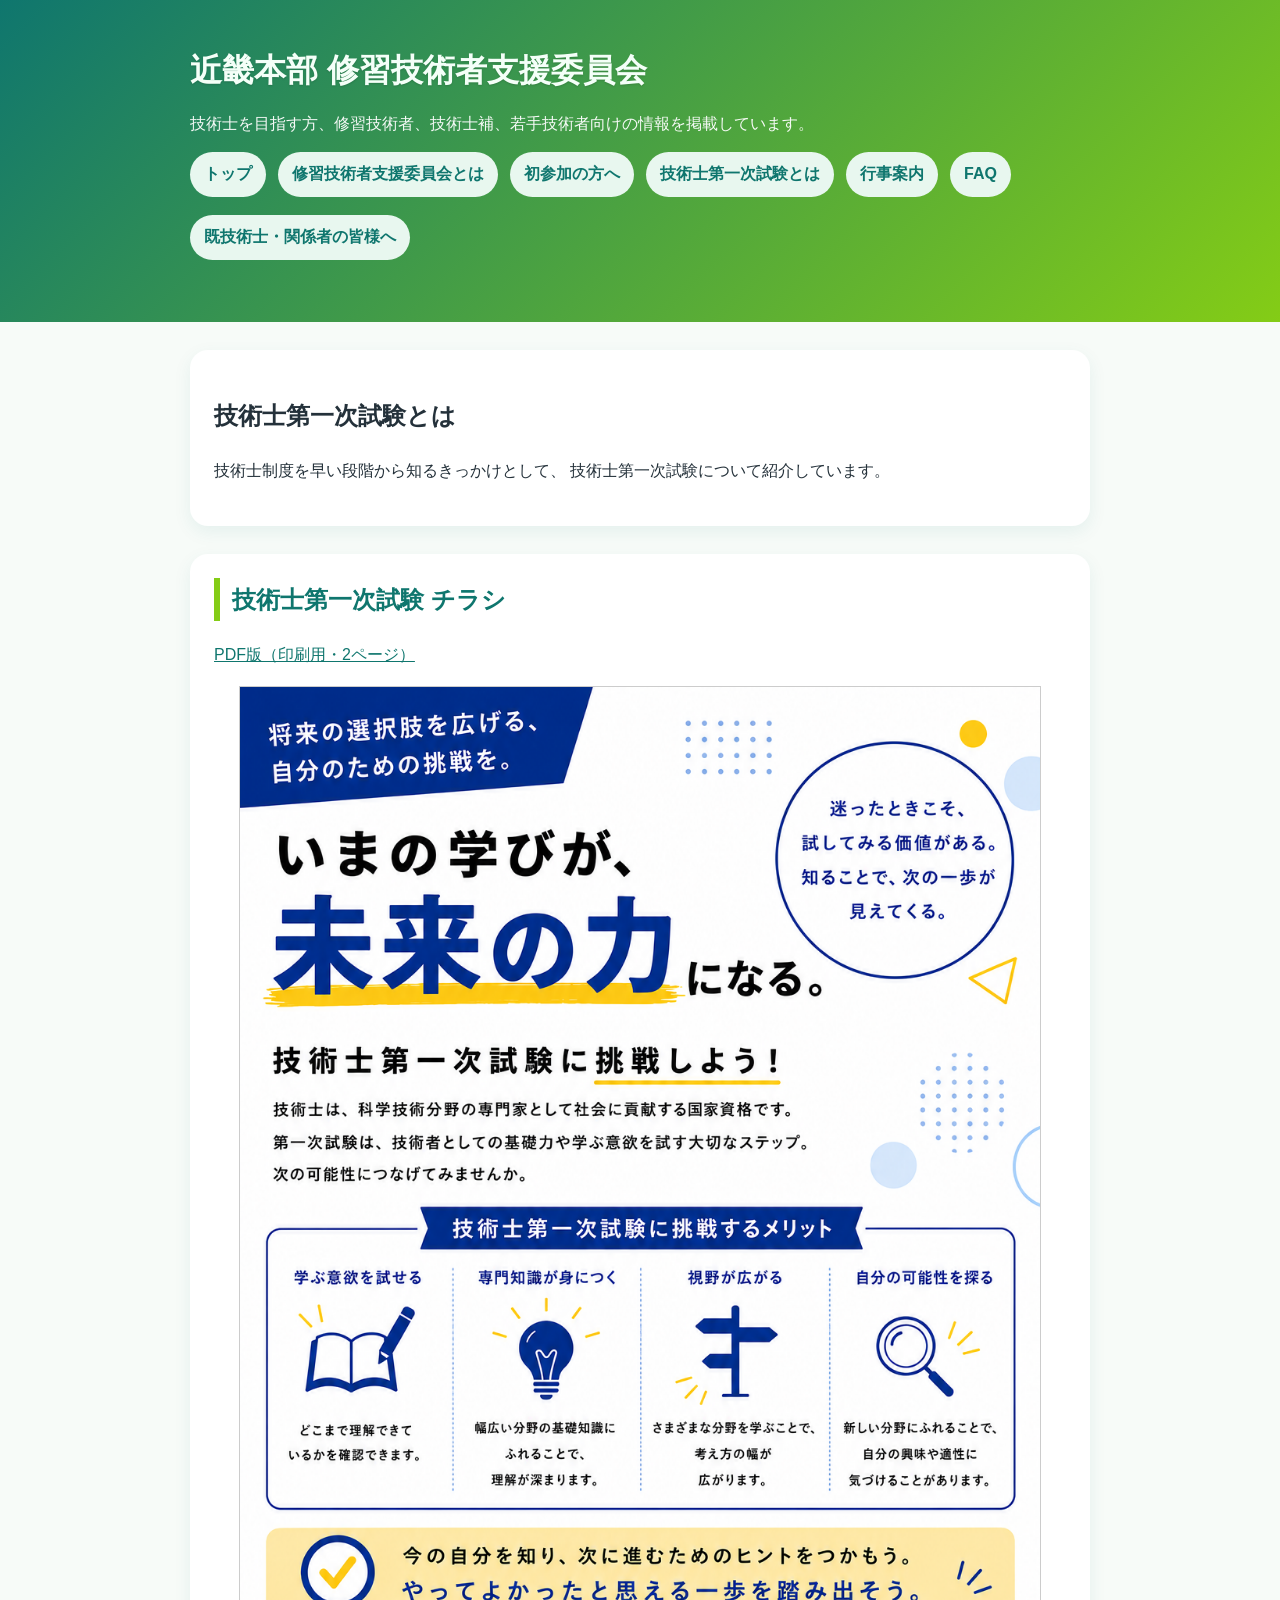
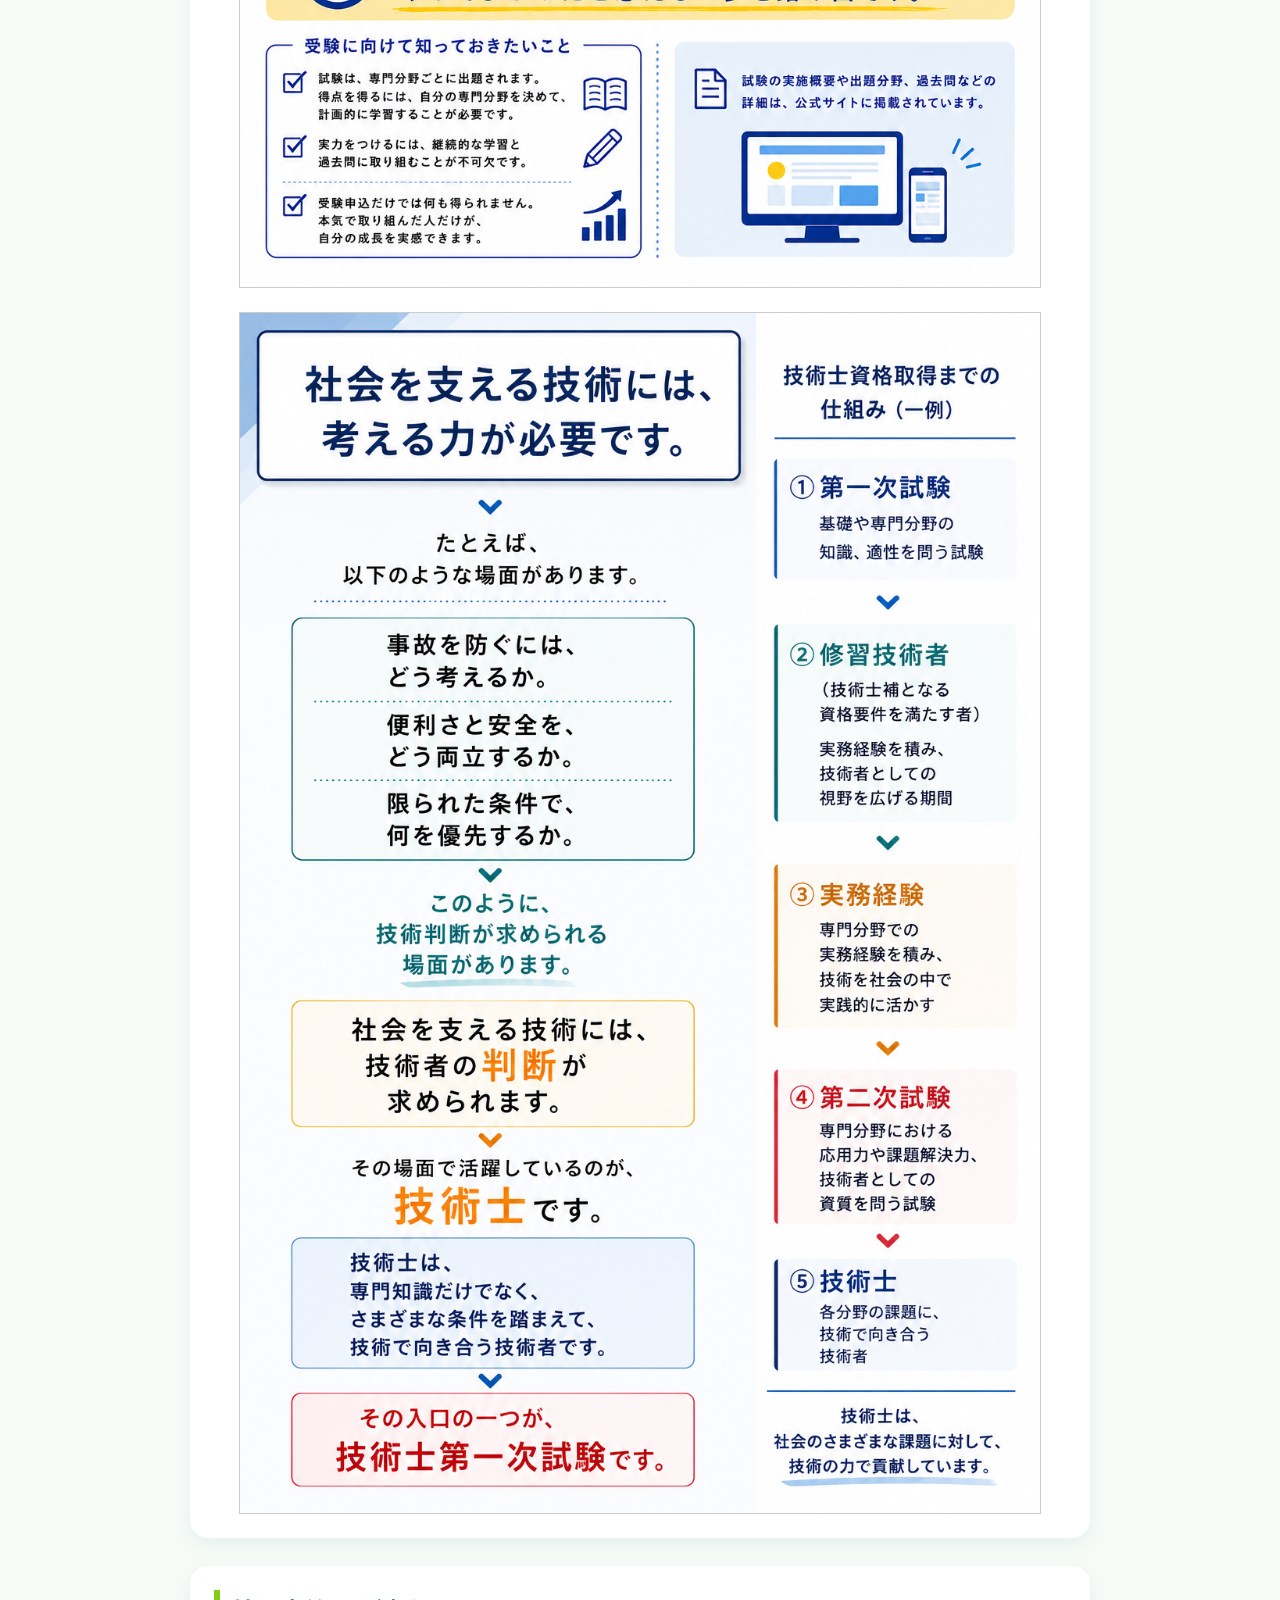
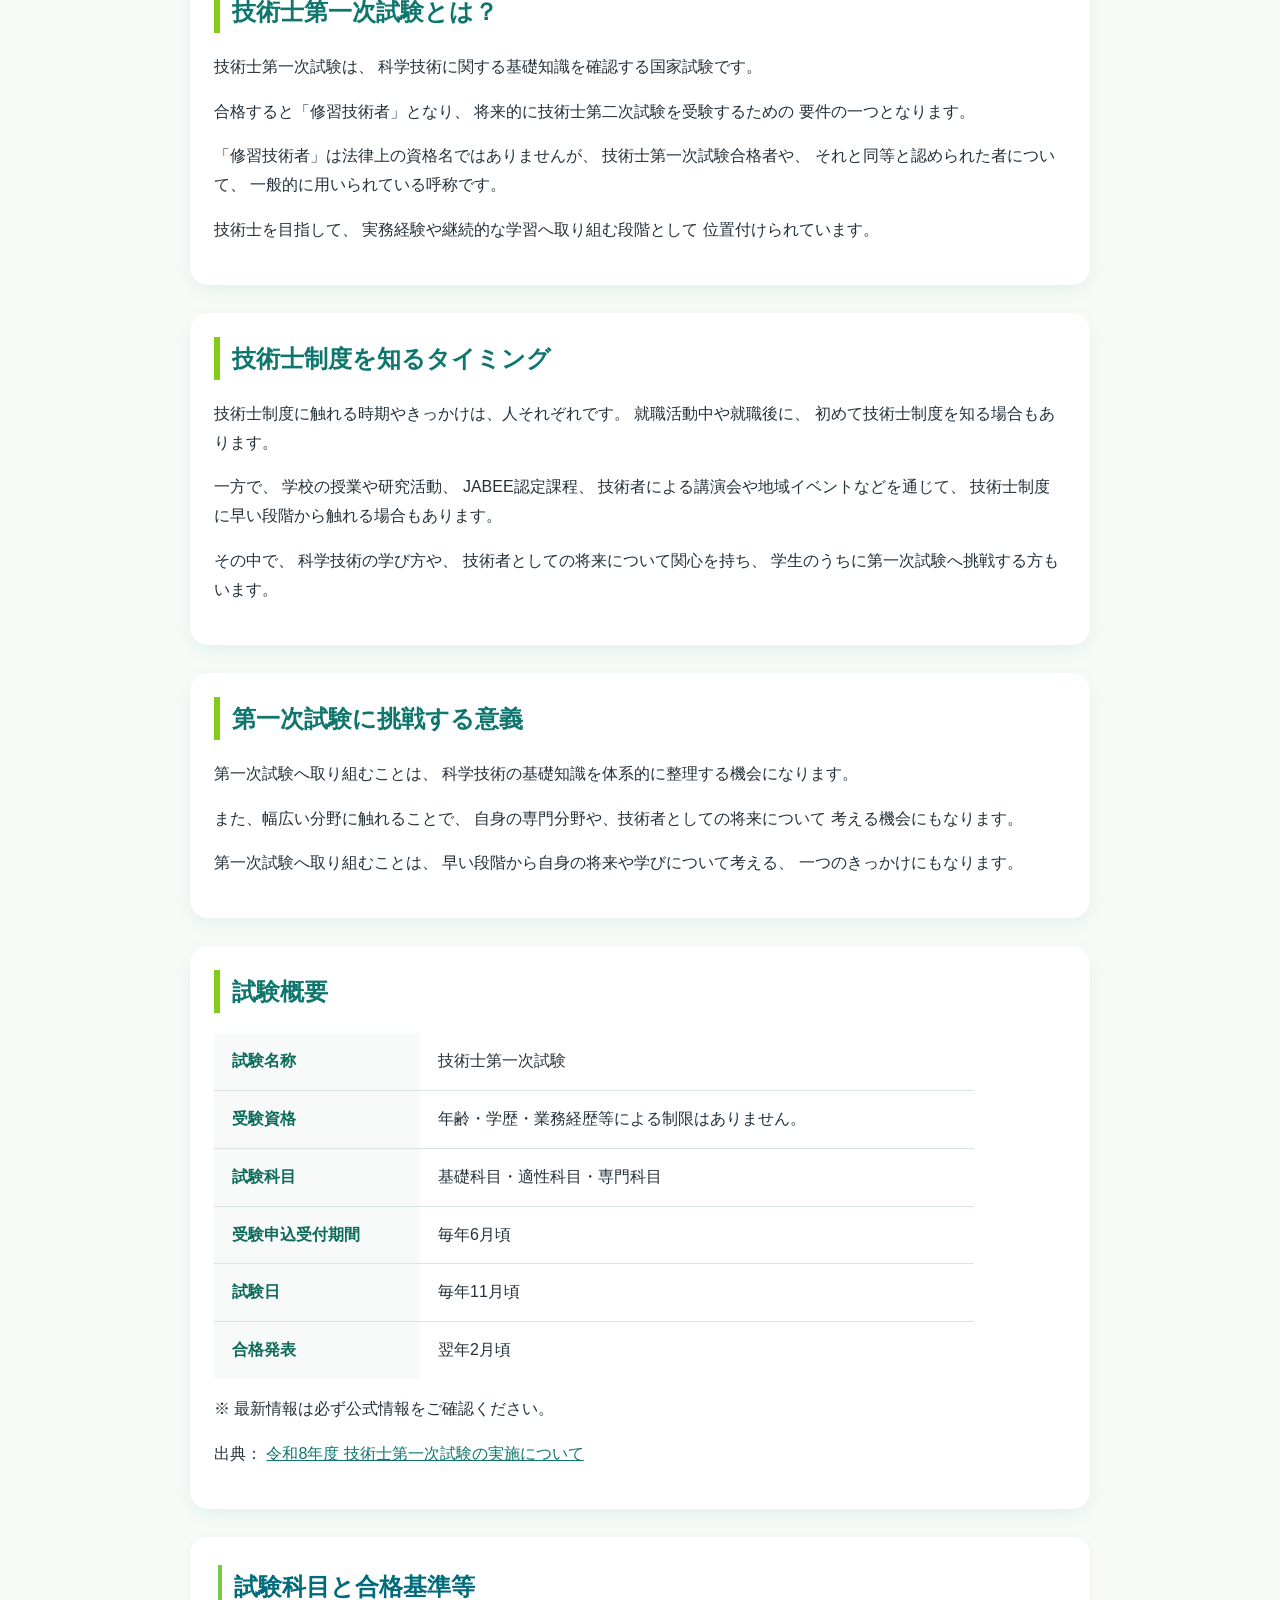
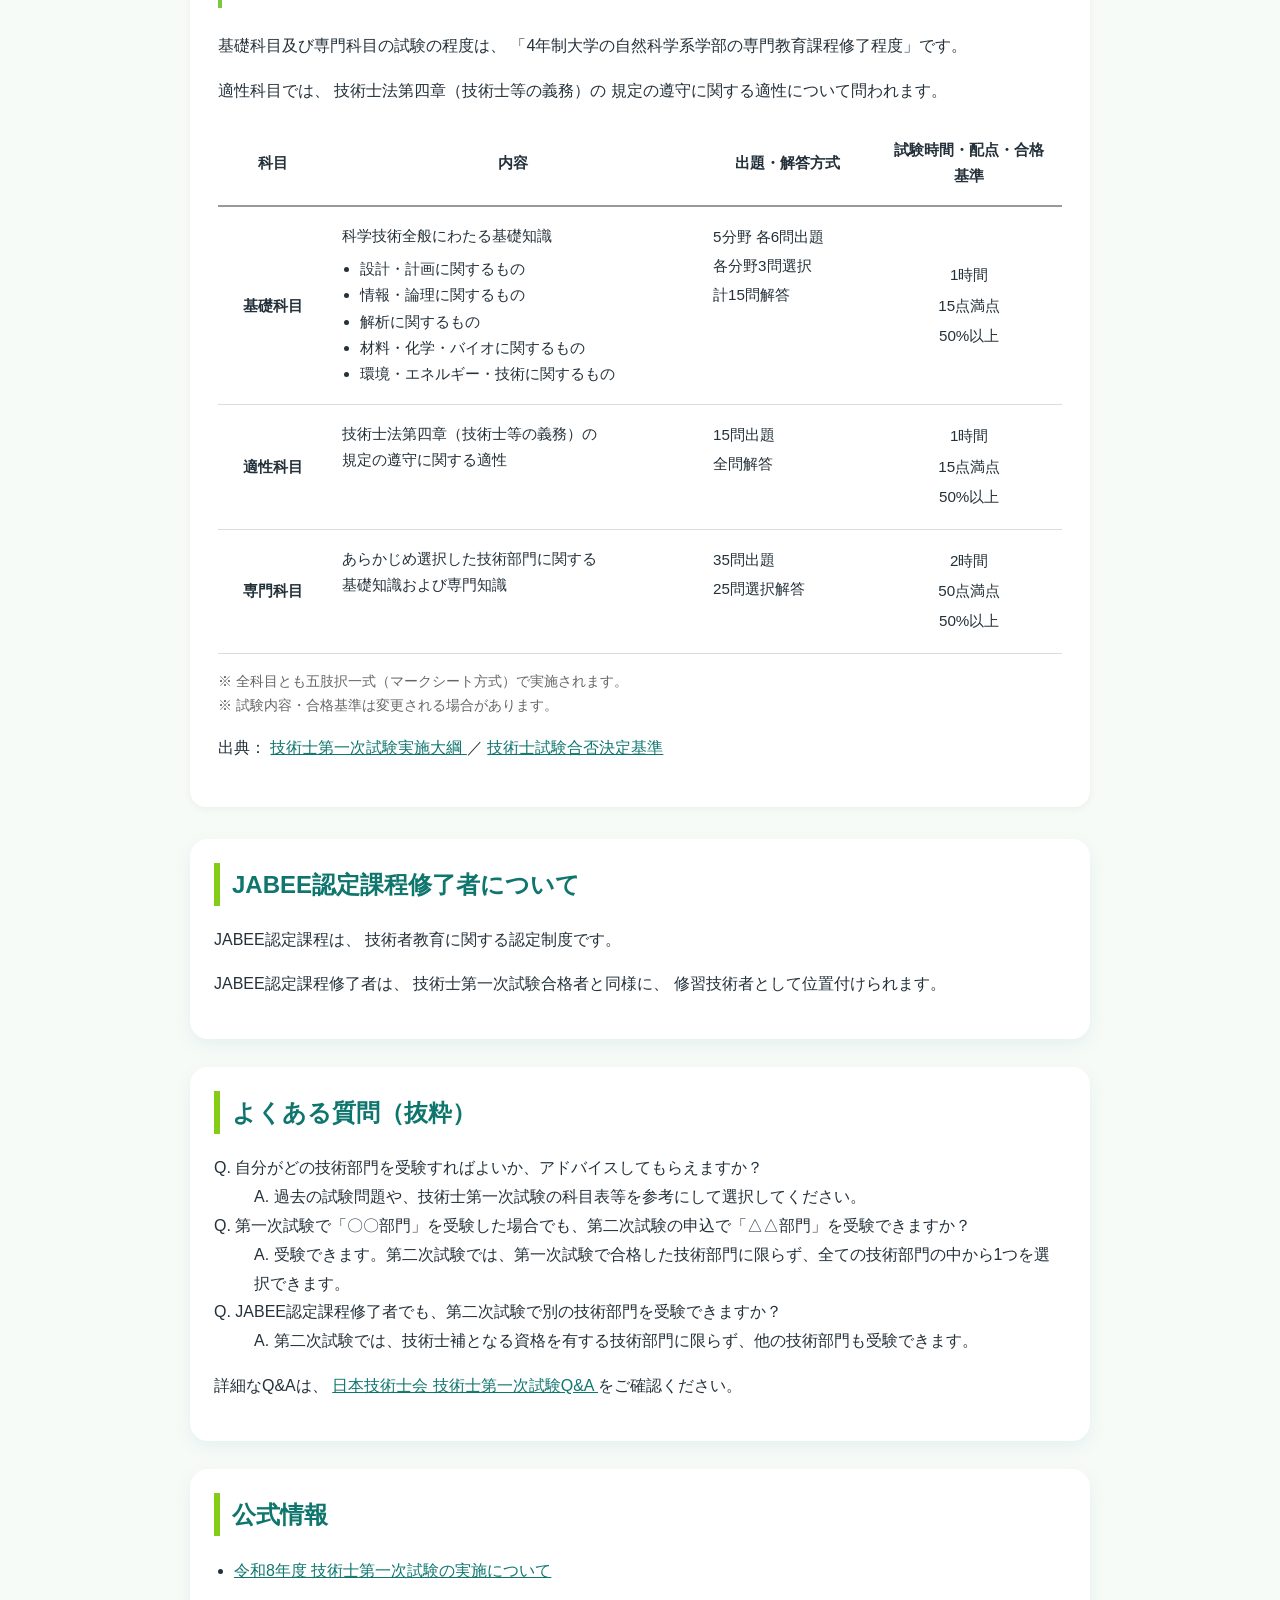
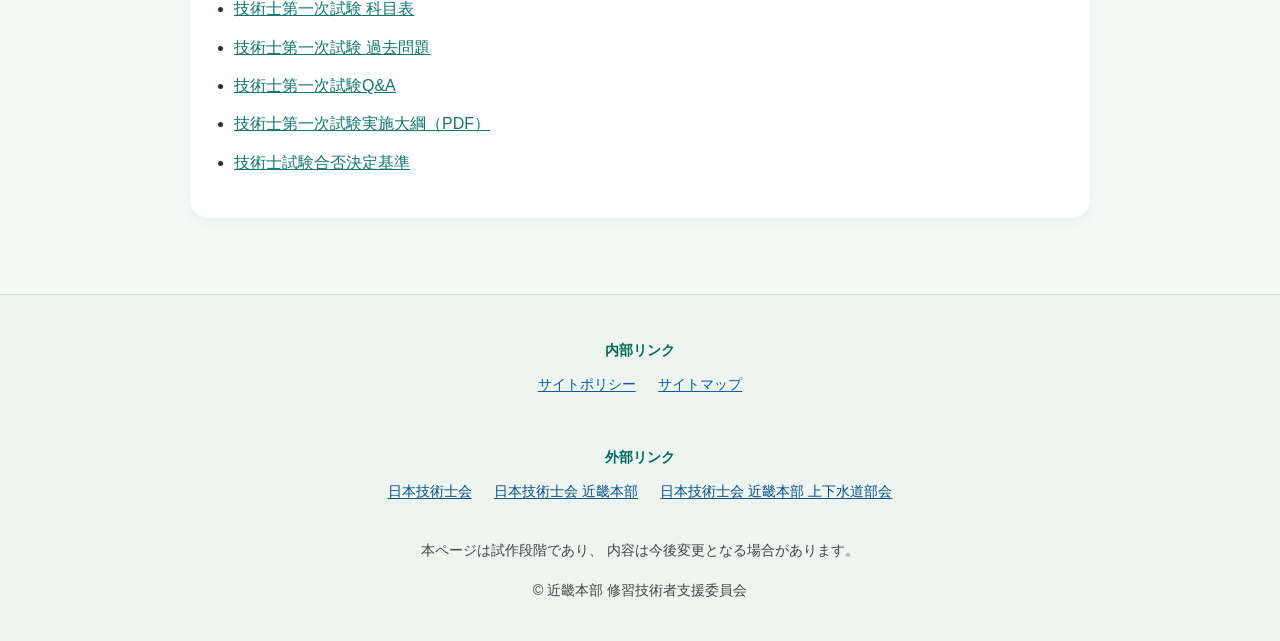
<file: first-exam.html>
<!DOCTYPE html>
<html lang="ja">
<head> 
<!-- Google tag (gtag.js) -->
<script async src="https://www.googletagmanager.com/gtag/js?id=G-PBQPYXCSVY"></script>
<script>
  window.dataLayer = window.dataLayer || [];
  function gtag(){dataLayer.push(arguments);}
  gtag('js', new Date());

  gtag('config', 'G-PBQPYXCSVY');
</script>

<meta charset="UTF-8">
<meta name="viewport" content="width=device-width, initial-scale=1.0">

<title>技術士第一次試験｜近畿本部 修習技術者支援委員会</title>

<meta name="description"
      content="技術士第一次試験の概要、受験案内、関連情報を紹介しています。技術士制度を早い段階から知るきっかけとしてご活用ください。">

<link rel="canonical"
      href="https://haranobu1.github.io/first-exam.html">

<meta property="og:type" content="article">
<meta property="og:site_name" content="近畿本部 修習技術者支援委員会">
<meta property="og:title" content="技術士第一次試験とは">
<meta property="og:description"
      content="技術士第一次試験の概要、受験案内、関連情報を紹介しています。">
<meta property="og:url"
      content="https://haranobu1.github.io/first-exam.html">
<meta property="og:image"
      content="https://haranobu1.github.io/images/ogp-first-exam.jpeg">
<meta property="og:locale" content="ja_JP">

<meta name="twitter:card" content="summary_large_image">
<meta name="twitter:title" content="技術士第一次試験とは">
<meta name="twitter:description"
      content="技術士第一次試験の概要、受験案内、関連情報を紹介しています。">
<meta name="twitter:image"
      content="https://haranobu1.github.io/images/ogp-first-exam.jpeg">

<link rel="stylesheet" href="css/style.css">
<link rel="icon" href="images/favicon.png">

</head>

<body>

<div id="nav"></div>

<main>

  <section class="page-header">
    <div class="header-inner">
      <h1>技術士第一次試験とは</h1>
<p>
  技術士制度を早い段階から知るきっかけとして、
  技術士第一次試験について紹介しています。
</p>
    </div>
  </section>

<section class="flyer">
  <h2>技術士第一次試験 チラシ</h2>

  <p>
    <a href="pdf/pe-first-exam-guide-2026.pdf"
       target="_blank"
       rel="noopener noreferrer">
      PDF版（印刷用・2ページ）
    </a>
  </p>

  <div class="flyer-images">
    <img
      src="images/pe-first-exam-guide-2026.png"
      alt="技術士第一次試験チラシ1ページ目"
    >

    <img
      src="images/pe-first-exam-guide-2026-2.png"
      alt="技術士第一次試験チラシ2ページ目"
    >
  </div>
</section>


  <section>
    <h2>技術士第一次試験とは？</h2>

    <p>
      技術士第一次試験は、
      科学技術に関する基礎知識を確認する国家試験です。
    </p>

    <p>
      合格すると「修習技術者」となり、
      将来的に技術士第二次試験を受験するための
      要件の一つとなります。
    </p>
<p>
  「修習技術者」は法律上の資格名ではありませんが、
  技術士第一次試験合格者や、
  それと同等と認められた者について、
  一般的に用いられている呼称です。
</p>
<p>
  技術士を目指して、
  実務経験や継続的な学習へ取り組む段階として
  位置付けられています。
</p>

  </section>
  

  <section>
  <h2>技術士制度を知るタイミング</h2>

  <p>
    技術士制度に触れる時期やきっかけは、人それぞれです。
    就職活動中や就職後に、
    初めて技術士制度を知る場合もあります。
  </p>

  <p>
    一方で、
    学校の授業や研究活動、
    JABEE認定課程、
    技術者による講演会や地域イベントなどを通じて、
    技術士制度に早い段階から触れる場合もあります。
  </p>

  <p>
    その中で、
    科学技術の学び方や、
    技術者としての将来について関心を持ち、
    学生のうちに第一次試験へ挑戦する方もいます。
  </p>
</section>

  <section>
  <h2>第一次試験に挑戦する意義</h2>

  <p>
    第一次試験へ取り組むことは、
    科学技術の基礎知識を体系的に整理する機会になります。
  </p>

  <p>
    また、幅広い分野に触れることで、
    自身の専門分野や、技術者としての将来について
    考える機会にもなります。
  </p>

  <p>
    第一次試験へ取り組むことは、
    早い段階から自身の将来や学びについて考える、
    一つのきっかけにもなります。
  </p>
</section>


  <section>
  <h2>試験概要</h2>

  <table class="exam-overview-table">

    <tr>
      <th>試験名称</th>
      <td>技術士第一次試験</td>
    </tr>

    <tr>
      <th>受験資格</th>
      <td>
        年齢・学歴・業務経歴等による制限はありません。
      </td>
    </tr>

    <tr>
      <th>試験科目</th>
      <td>
        基礎科目・適性科目・専門科目
      </td>
    </tr>

    <tr>
      <th>受験申込受付期間</th>
      <td>
        毎年6月頃
      </td>
    </tr>

    <tr>
      <th>試験日</th>
      <td>
        毎年11月頃
      </td>
    </tr>


    <tr>
      <th>合格発表</th>
      <td>
        翌年2月頃
      </td>
    </tr>

  </table>

  <p class="note">
    ※ 最新情報は必ず公式情報をご確認ください。
  </p>

  <p class="note">
    出典：
    <a href="https://www.engineer.or.jp/c_topics/011/011423.html"
       target="_blank" rel="noopener noreferrer">
      令和8年度 技術士第一次試験の実施について
    </a>
  </p>

</section>

<section class="exam-section">


  <h2>試験科目と合格基準等</h2>

<p>
  基礎科目及び専門科目の試験の程度は、
  「4年制大学の自然科学系学部の専門教育課程修了程度」です。
</p>
<p>
  適性科目では、
  技術士法第四章（技術士等の義務）の
  規定の遵守に関する適性について問われます。
</p>


  <table class="exam-table">

    <colgroup>
      <col class="col-subject">
      <col class="col-content">
      <col class="col-method">
      <col class="col-summary">
    </colgroup>

    <thead>
      <tr>
        <th>科目</th>
        <th>内容</th>
        <th>出題・解答方式</th>
        <th>試験時間・配点・合格基準</th>
      </tr>
    </thead>

    <tbody>

      <tr>
        <th>基礎科目</th>

        <td>
          科学技術全般にわたる基礎知識

          <ul>
            <li>設計・計画に関するもの</li>
            <li>情報・論理に関するもの</li>
            <li>解析に関するもの</li>
            <li>材料・化学・バイオに関するもの</li>
            <li>環境・エネルギー・技術に関するもの</li>
          </ul>
        </td>

        <td>
          5分野 各6問出題<br>
          各分野3問選択<br>
          計15問解答
        </td>

        <td class="summary">
          1時間<br>
          15点満点<br>
          50%以上
        </td>
      </tr>

      <tr>
        <th>適性科目</th>

        <td>
          技術士法第四章（技術士等の義務）の<br>
          規定の遵守に関する適性
        </td>

        <td>
          15問出題<br>
          全問解答
        </td>

        <td class="summary">
          1時間<br>
          15点満点<br>
          50%以上
        </td>
      </tr>

      <tr>
        <th>専門科目</th>

        <td>
          あらかじめ選択した技術部門に関する<br>
          基礎知識および専門知識
        </td>

        <td>
          35問出題<br>
          25問選択解答
        </td>

        <td class="summary">
          2時間<br>
          50点満点<br>
          50%以上
        </td>
      </tr>

    </tbody>

  </table>

  <p class="exam-note">
    ※ 全科目とも五肢択一式（マークシート方式）で実施されます。<br>
    ※ 試験内容・合格基準は変更される場合があります。
  </p>
<p class="note">
  出典：
  <a href="https://www.engineer.or.jp/c_topics/011/attached/attach_11423_1.pdf"
     target="_blank" rel="noopener noreferrer">
    技術士第一次試験実施大綱
  </a>
  ／
  <a href="https://www.engineer.or.jp/c_topics/011/attached/attach_11588_1.pdf"
     target="_blank" rel="noopener noreferrer">
    技術士試験合否決定基準
  </a>
</p>

</section>



<section>
  <h2>JABEE認定課程修了者について</h2>
  <p>
    JABEE認定課程は、
    技術者教育に関する認定制度です。
  </p>

  <p>
    JABEE認定課程修了者は、
    技術士第一次試験合格者と同様に、
    修習技術者として位置付けられます。
  </p>
</section>
<section>
  <h2>よくある質問（抜粋）</h2>

  <dl class="faq">
    <dt>Q. 自分がどの技術部門を受験すればよいか、アドバイスしてもらえますか？</dt>
    <dd>A. 過去の試験問題や、技術士第一次試験の科目表等を参考にして選択してください。</dd>
    <dt>Q. 第一次試験で「〇〇部門」を受験した場合でも、第二次試験の申込で「△△部門」を受験できますか？</dt>
    <dd>A. 受験できます。第二次試験では、第一次試験で合格した技術部門に限らず、全ての技術部門の中から1つを選択できます。</dd>
    <dt>Q. JABEE認定課程修了者でも、第二次試験で別の技術部門を受験できますか？</dt>
    <dd>A. 第二次試験では、技術士補となる資格を有する技術部門に限らず、他の技術部門も受験できます。</dd>
  </dl>

  <p class="note">
    詳細なQ&Aは、
    <a href="https://www.engineer.or.jp/c_topics/011/011022.html"
       target="_blank" rel="noopener noreferrer">
      日本技術士会 技術士第一次試験Q&A
    </a>
    をご確認ください。
  </p>

</section>

<section>
  <h2>公式情報</h2>

  <ul>

    <li>
      <a href="https://www.engineer.or.jp/c_topics/011/011423.html"
         target="_blank" rel="noopener noreferrer">
        令和8年度 技術士第一次試験の実施について
      </a>
    </li>

    <li>
      <a href="https://www.engineer.or.jp/c_topics/000/000289.html"
         target="_blank" rel="noopener noreferrer">
        技術士第一次試験 科目表
      </a>
    </li>

    <li>
      <a href="https://www.engineer.or.jp/c_categories/index02021.html"
         target="_blank" rel="noopener noreferrer">
        技術士第一次試験 過去問題
      </a>
    </li>


    <li>
      <a href="https://www.engineer.or.jp/c_topics/011/011022.html"
         target="_blank" rel="noopener noreferrer">
        技術士第一次試験Q&A
      </a>
    </li>

    <li>
      <a href="https://www.engineer.or.jp/c_topics/011/attached/attach_11423_1.pdf"
         target="_blank" rel="noopener noreferrer">
        技術士第一次試験実施大綱（PDF）
      </a>
    </li>
    <li>   
     <a href="https://www.engineer.or.jp/c_topics/011/attached/attach_11588_1.pdf" target="_blank" rel="noopener noreferrer">
    技術士試験合否決定基準
    </a>
    </li>
  </ul>


</section>
</main>

<div id="footer"></div>

<script src="js/common.js"></script>

</body>
</html>
</file>
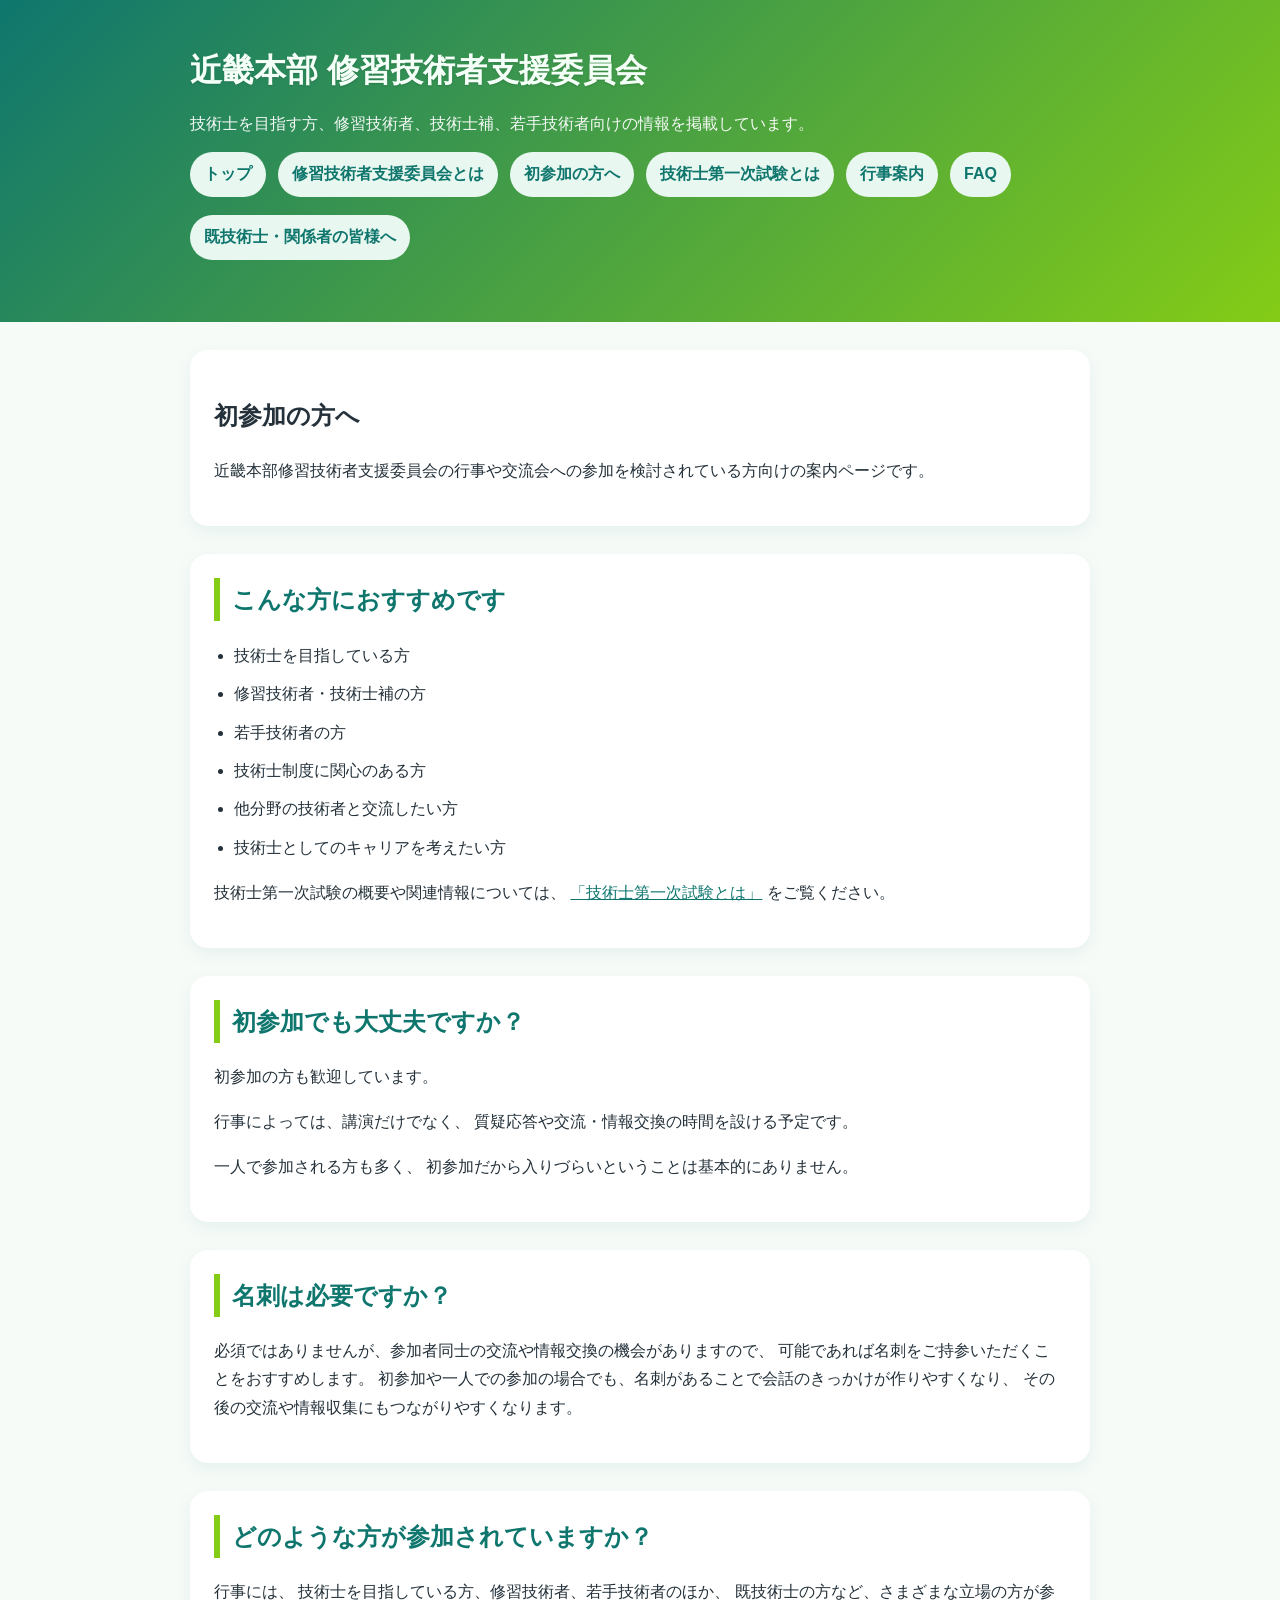
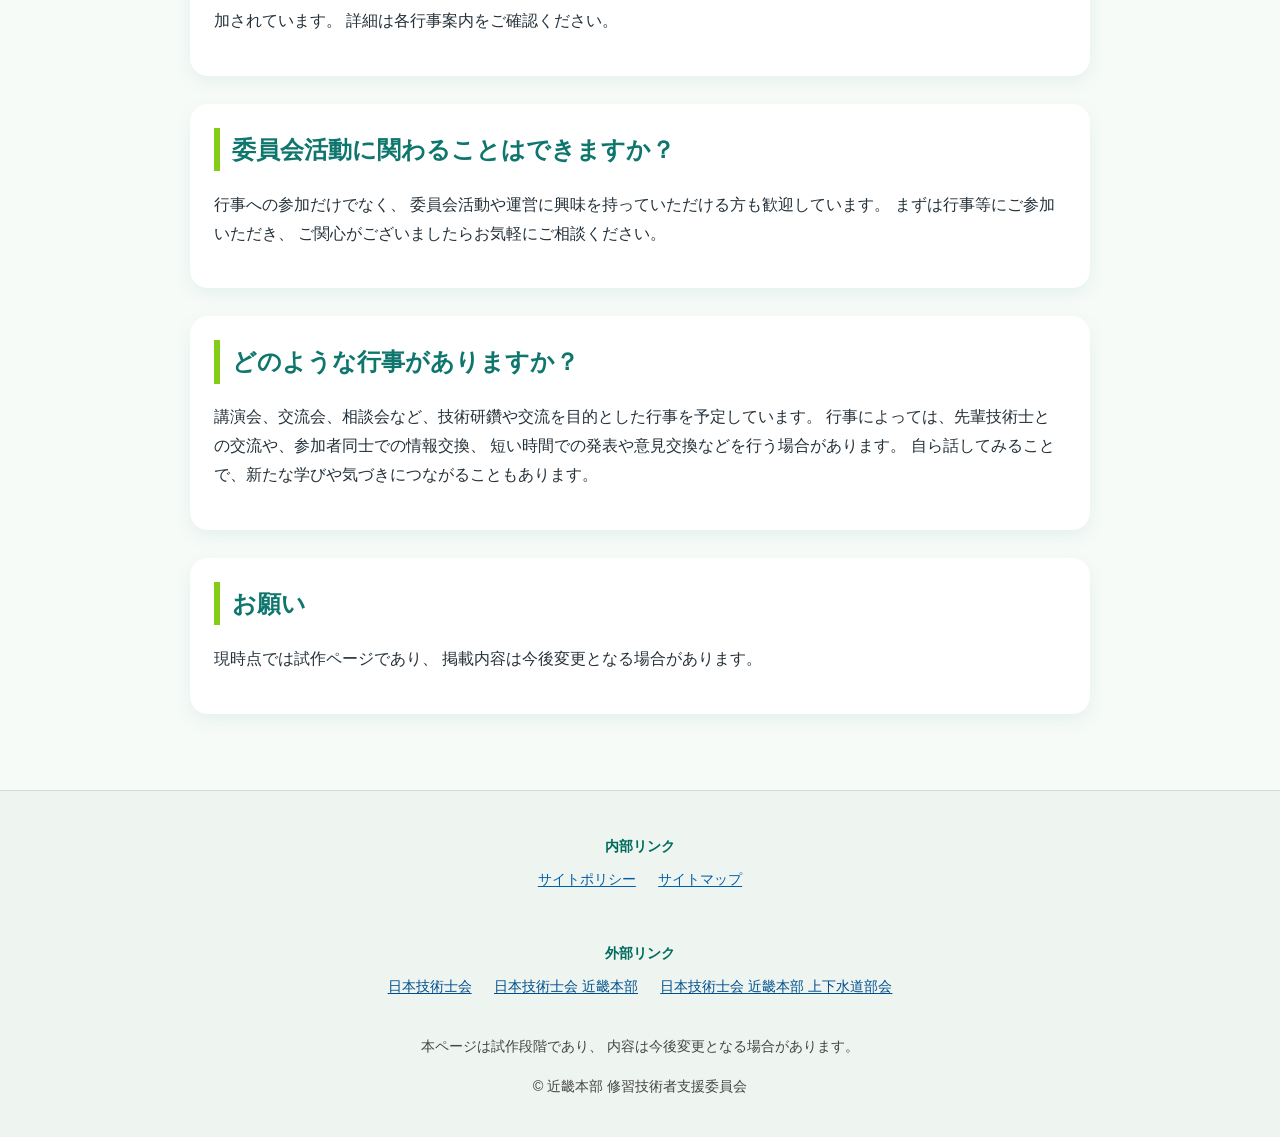
<file: first-visit.html>
<!DOCTYPE html>
<html lang="ja">
<head> 
<!-- Google tag (gtag.js) -->
<script async src="https://www.googletagmanager.com/gtag/js?id=G-PBQPYXCSVY"></script>
<script>
  window.dataLayer = window.dataLayer || [];
  function gtag(){dataLayer.push(arguments);}
  gtag('js', new Date());

  gtag('config', 'G-PBQPYXCSVY');
</script>

<meta charset="UTF-8">
<meta name="viewport" content="width=device-width, initial-scale=1.0">

<title>初参加の方へ｜近畿本部 修習技術者支援委員会</title>

<meta name="description"
      content="近畿本部 修習技術者支援委員会の行事や交流会への参加を検討されている方向けの案内ページです。">

<link rel="canonical"
      href="https://haranobu1.github.io/first-visit.html">

<meta property="og:type" content="website">
<meta property="og:site_name" content="近畿本部 修習技術者支援委員会">
<meta property="og:title" content="初参加の方へ">
<meta property="og:description"
      content="近畿本部 修習技術者支援委員会の行事や交流会への参加を検討されている方向けの案内ページです。">
<meta property="og:url"
      content="https://haranobu1.github.io/first-visit.html">
<meta property="og:image"
      content="https://haranobu1.github.io/images/ogp-syuusyuu.jpeg">
<meta property="og:locale" content="ja_JP">

<meta name="twitter:card" content="summary_large_image">
<meta name="twitter:title" content="初参加の方へ">
<meta name="twitter:description"
      content="近畿本部 修習技術者支援委員会の行事や交流会への参加を検討されている方向けの案内ページです。">
<meta name="twitter:image"
      content="https://haranobu1.github.io/images/ogp-syuusyuu.jpeg">

<link rel="stylesheet" href="css/style.css">
<link rel="icon" href="images/favicon.png">
</head>


<body>
<div id="nav"></div>

<main>

<section class="page-header">
  <div class="header-inner">
    <h1>初参加の方へ</h1>
    <p>近畿本部修習技術者支援委員会の行事や交流会への参加を検討されている方向けの案内ページです。</p>
  </div>
</section>
    <section>
      <h2>こんな方におすすめです</h2>

      <ul>
        <li>技術士を目指している方</li>
        <li>修習技術者・技術士補の方</li>
        <li>若手技術者の方</li>
        <li>技術士制度に関心のある方</li>
        <li>他分野の技術者と交流したい方</li>
        <li>技術士としてのキャリアを考えたい方</li>
        
      </ul>
      <p>
        技術士第一次試験の概要や関連情報については、
        <a href="first-exam.html">「技術士第一次試験とは」</a>
        をご覧ください。
      </p>
    </section>

    <section>
      <h2>初参加でも大丈夫ですか？</h2>

      <p>
        初参加の方も歓迎しています。
      </p>

      <p>
        行事によっては、講演だけでなく、
        質疑応答や交流・情報交換の時間を設ける予定です。
      </p>

      <p>
        一人で参加される方も多く、
        初参加だから入りづらいということは基本的にありません。
      </p>
    </section>

 <section>
<h2>名刺は必要ですか？</h2>
<p>
必須ではありませんが、参加者同士の交流や情報交換の機会がありますので、
可能であれば名刺をご持参いただくことをおすすめします。

初参加や一人での参加の場合でも、名刺があることで会話のきっかけが作りやすくなり、
その後の交流や情報収集にもつながりやすくなります。
</p>
    </section>
    <section>
    <h2>どのような方が参加されていますか？</h2>
<p>
  行事には、
技術士を目指している方、修習技術者、若手技術者のほか、
既技術士の方など、さまざまな立場の方が参加されています。

詳細は各行事案内をご確認ください。
</p>
    </section>
    <section>
<h2>委員会活動に関わることはできますか？</h2>
<p>
行事への参加だけでなく、
委員会活動や運営に興味を持っていただける方も歓迎しています。

まずは行事等にご参加いただき、
ご関心がございましたらお気軽にご相談ください。
</p>
    </section>
   

    <section>
<h2>どのような行事がありますか？</h2>
<p>
講演会、交流会、相談会など、技術研鑽や交流を目的とした行事を予定しています。

行事によっては、先輩技術士との交流や、参加者同士での情報交換、
短い時間での発表や意見交換などを行う場合があります。
自ら話してみることで、新たな学びや気づきにつながることもあります。
</p>
    </section>

    <section>
      <h2>お願い</h2>

      <p>
        現時点では試作ページであり、
        掲載内容は今後変更となる場合があります。
      </p>
    </section>

  </main>

<div id="footer"></div>

<script src="js/common.js"></script>
</body>
</html>
</file>
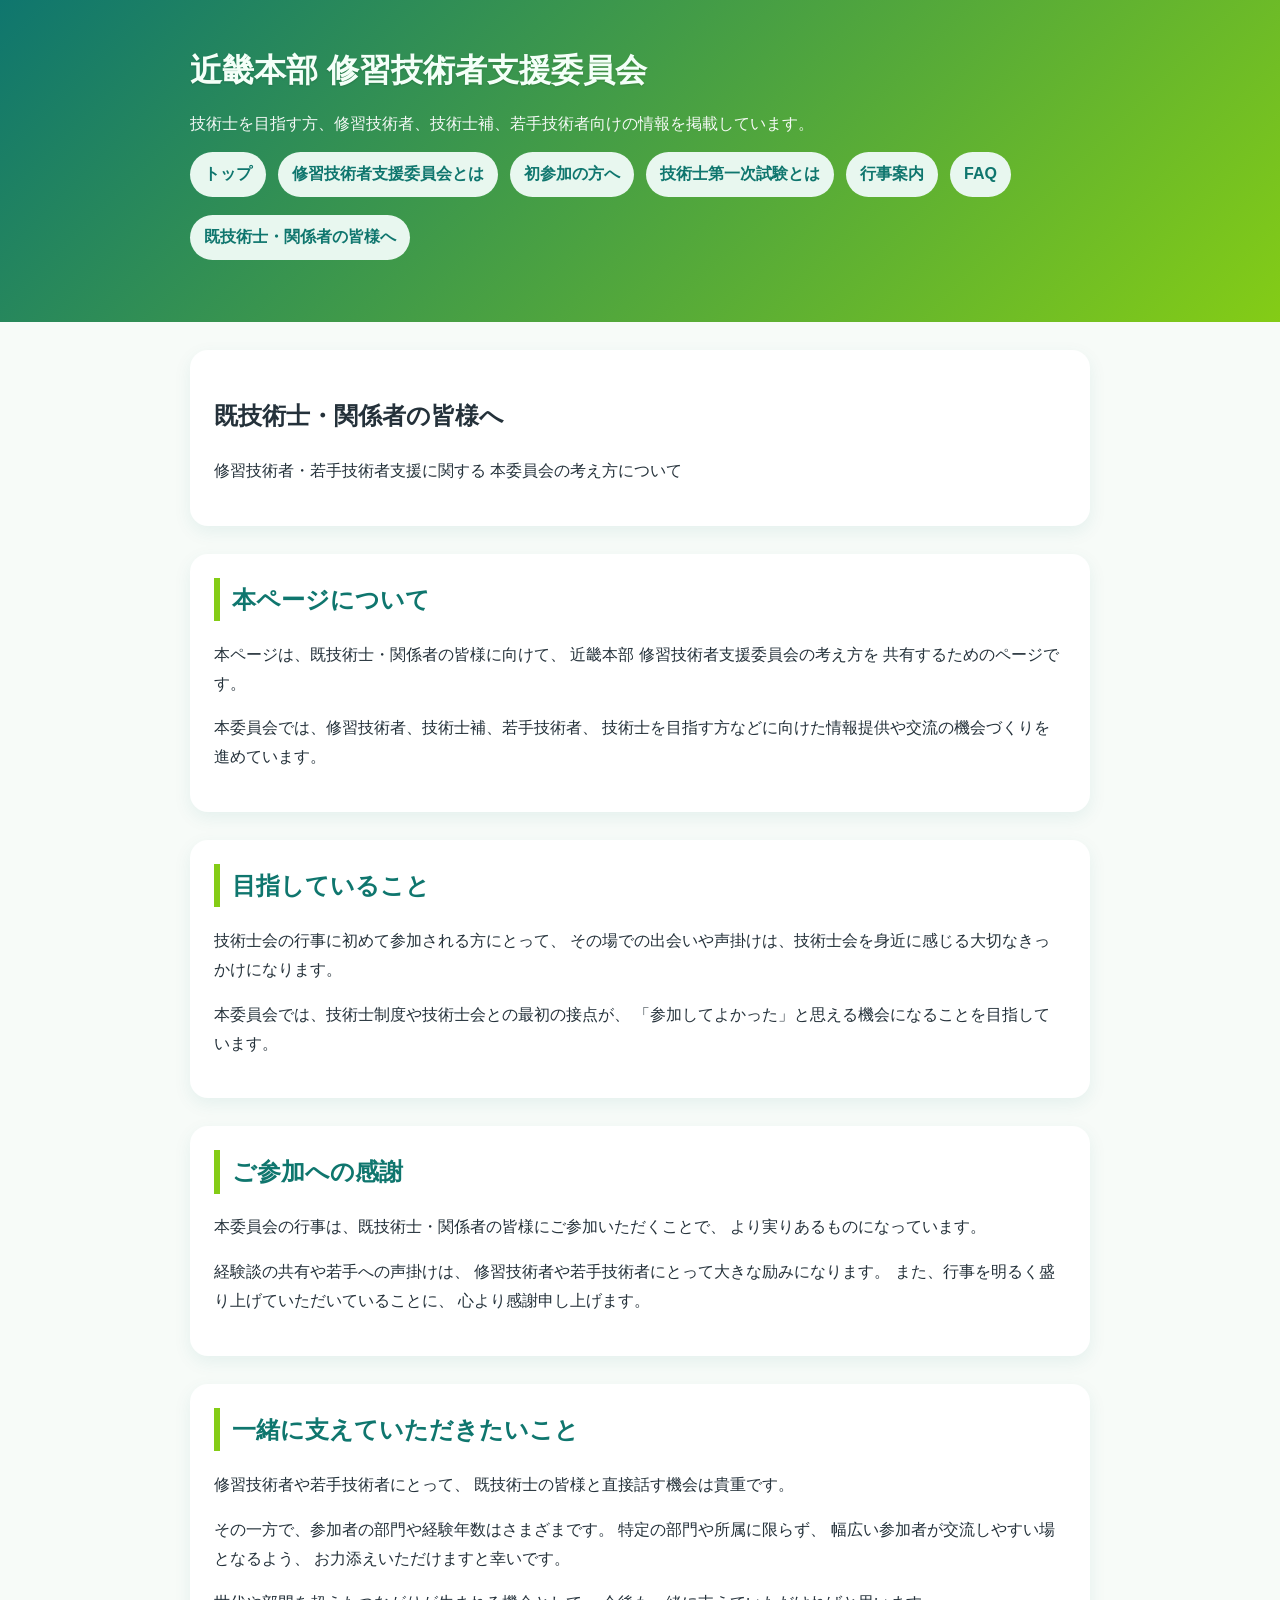
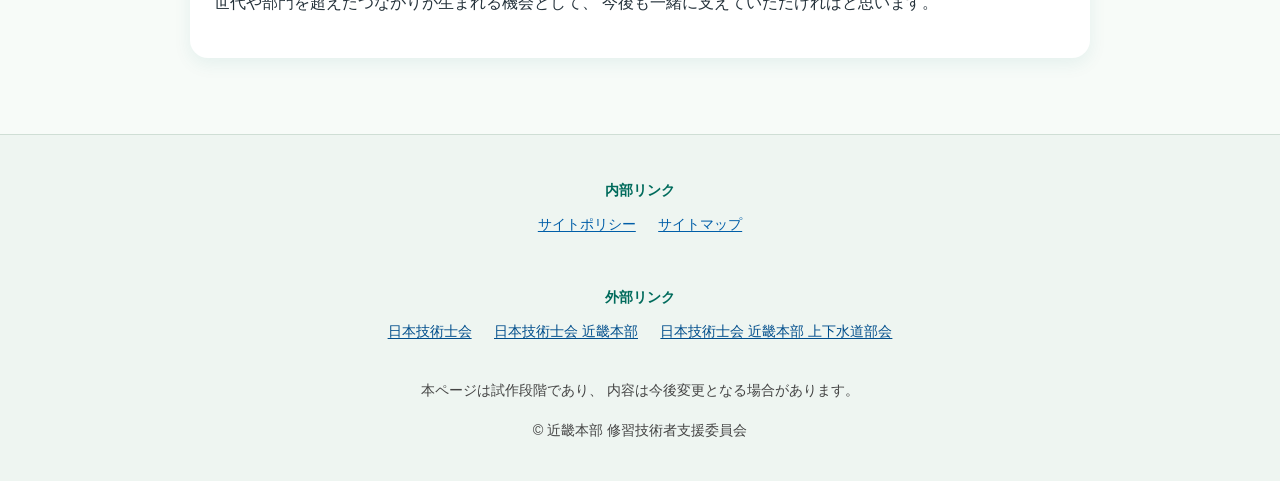
<file: for-pe.html>
<!DOCTYPE html>
<html lang="ja">
<head> 
<!-- Google tag (gtag.js) -->
<script async src="https://www.googletagmanager.com/gtag/js?id=G-PBQPYXCSVY"></script>
<script>
  window.dataLayer = window.dataLayer || [];
  function gtag(){dataLayer.push(arguments);}
  gtag('js', new Date());

  gtag('config', 'G-PBQPYXCSVY');
</script>

<meta charset="UTF-8">
<meta name="viewport" content="width=device-width, initial-scale=1.0">

<title>既技術士・関係者の皆様へ｜近畿本部 修習技術者支援委員会</title>

<meta name="description"
      content="修習技術者や若手技術者の支援に関心のある技術士・関係者の皆様向けのご案内です。">

<link rel="canonical"
      href="https://haranobu1.github.io/for-pe.html">

<meta property="og:type" content="website">
<meta property="og:site_name" content="近畿本部 修習技術者支援委員会">
<meta property="og:title" content="既技術士・関係者の皆様へ">
<meta property="og:description"
      content="修習技術者や若手技術者の支援に関心のある技術士・関係者の皆様向けのご案内です。">
<meta property="og:url"
      content="https://haranobu1.github.io/for-pe.html">
<meta property="og:image"
      content="https://haranobu1.github.io/images/ogp-syuusyuu.jpeg">
<meta property="og:locale" content="ja_JP">

<meta name="twitter:card" content="summary_large_image">
<meta name="twitter:title" content="既技術士・関係者の皆様へ">
<meta name="twitter:description"
      content="修習技術者や若手技術者の支援に関心のある技術士・関係者の皆様向けのご案内です。">
<meta name="twitter:image"
      content="https://haranobu1.github.io/images/ogp-syuusyuu.jpeg">

<link rel="stylesheet" href="css/style.css">
<link rel="icon" href="images/favicon.png">
</head>

<body>

<div id="nav"></div>

<main>

  <section class="page-header">
    <div class="header-inner">
      <h1>既技術士・関係者の皆様へ</h1>
      <p>
        修習技術者・若手技術者支援に関する
        本委員会の考え方について
      </p>
    </div>
  </section>
  
  <section>
    <h2>本ページについて</h2>

    <p>
      本ページは、既技術士・関係者の皆様に向けて、
      近畿本部 修習技術者支援委員会の考え方を
      共有するためのページです。
    </p>

    <p>
      本委員会では、修習技術者、技術士補、若手技術者、
      技術士を目指す方などに向けた情報提供や交流の機会づくりを進めています。
    </p>
  </section>

  <section>
    <h2>目指していること</h2>

    <p>
      技術士会の行事に初めて参加される方にとって、
      その場での出会いや声掛けは、技術士会を身近に感じる大切なきっかけになります。
    </p>

    <p>
      本委員会では、技術士制度や技術士会との最初の接点が、
      「参加してよかった」と思える機会になることを目指しています。
    </p>
  </section>

  <section>
    <h2>ご参加への感謝</h2>

    <p>
      本委員会の行事は、既技術士・関係者の皆様にご参加いただくことで、
      より実りあるものになっています。
    </p>

    <p>
      経験談の共有や若手への声掛けは、
      修習技術者や若手技術者にとって大きな励みになります。
      また、行事を明るく盛り上げていただいていることに、
      心より感謝申し上げます。
    </p>
  </section>

<section>
  <h2>一緒に支えていただきたいこと</h2>

  <p>
    修習技術者や若手技術者にとって、
    既技術士の皆様と直接話す機会は貴重です。
  </p>

  <p>
    その一方で、参加者の部門や経験年数はさまざまです。
    特定の部門や所属に限らず、
    幅広い参加者が交流しやすい場となるよう、
    お力添えいただけますと幸いです。
  </p>

  <p>
    世代や部門を超えたつながりが生まれる機会として、
    今後も一緒に支えていただければと思います。
  </p>
</section>

</main>

<div id="footer"></div>

<script src="js/common.js"></script>

</body>
</html>
</file>
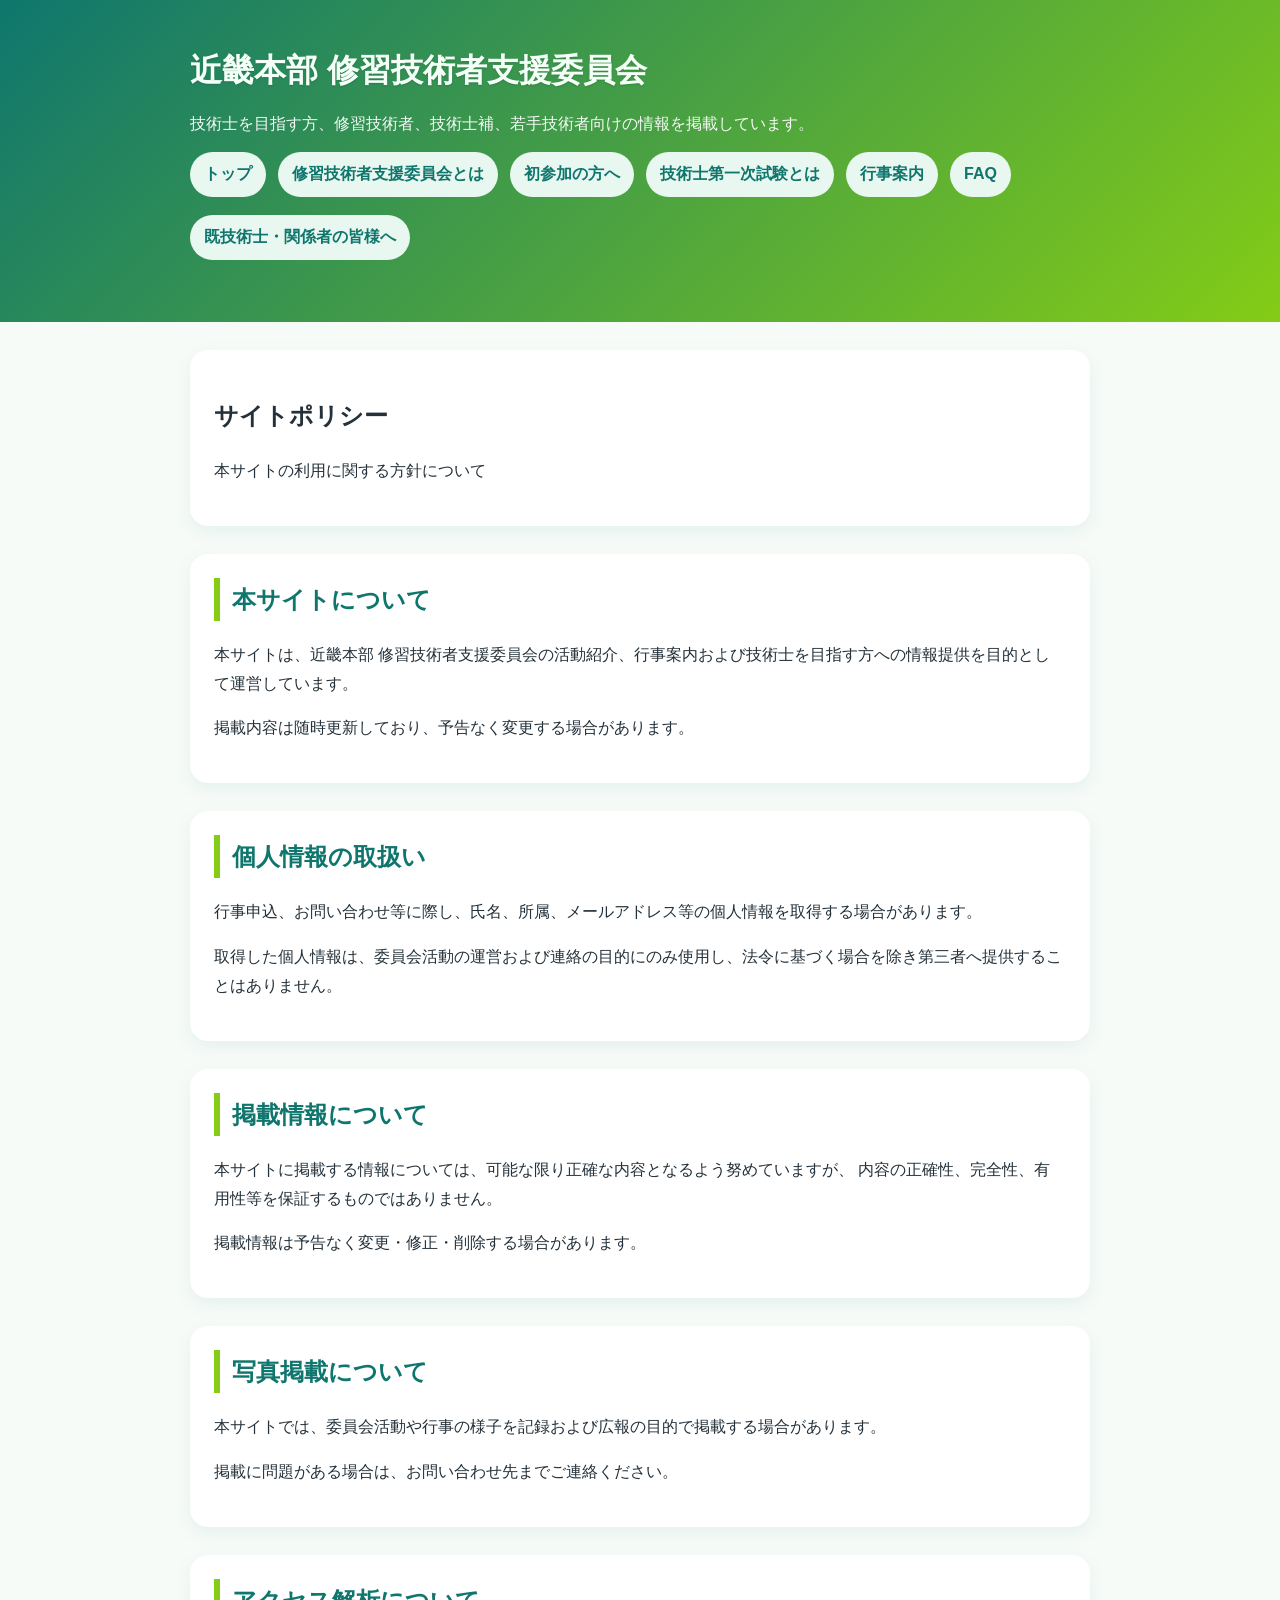
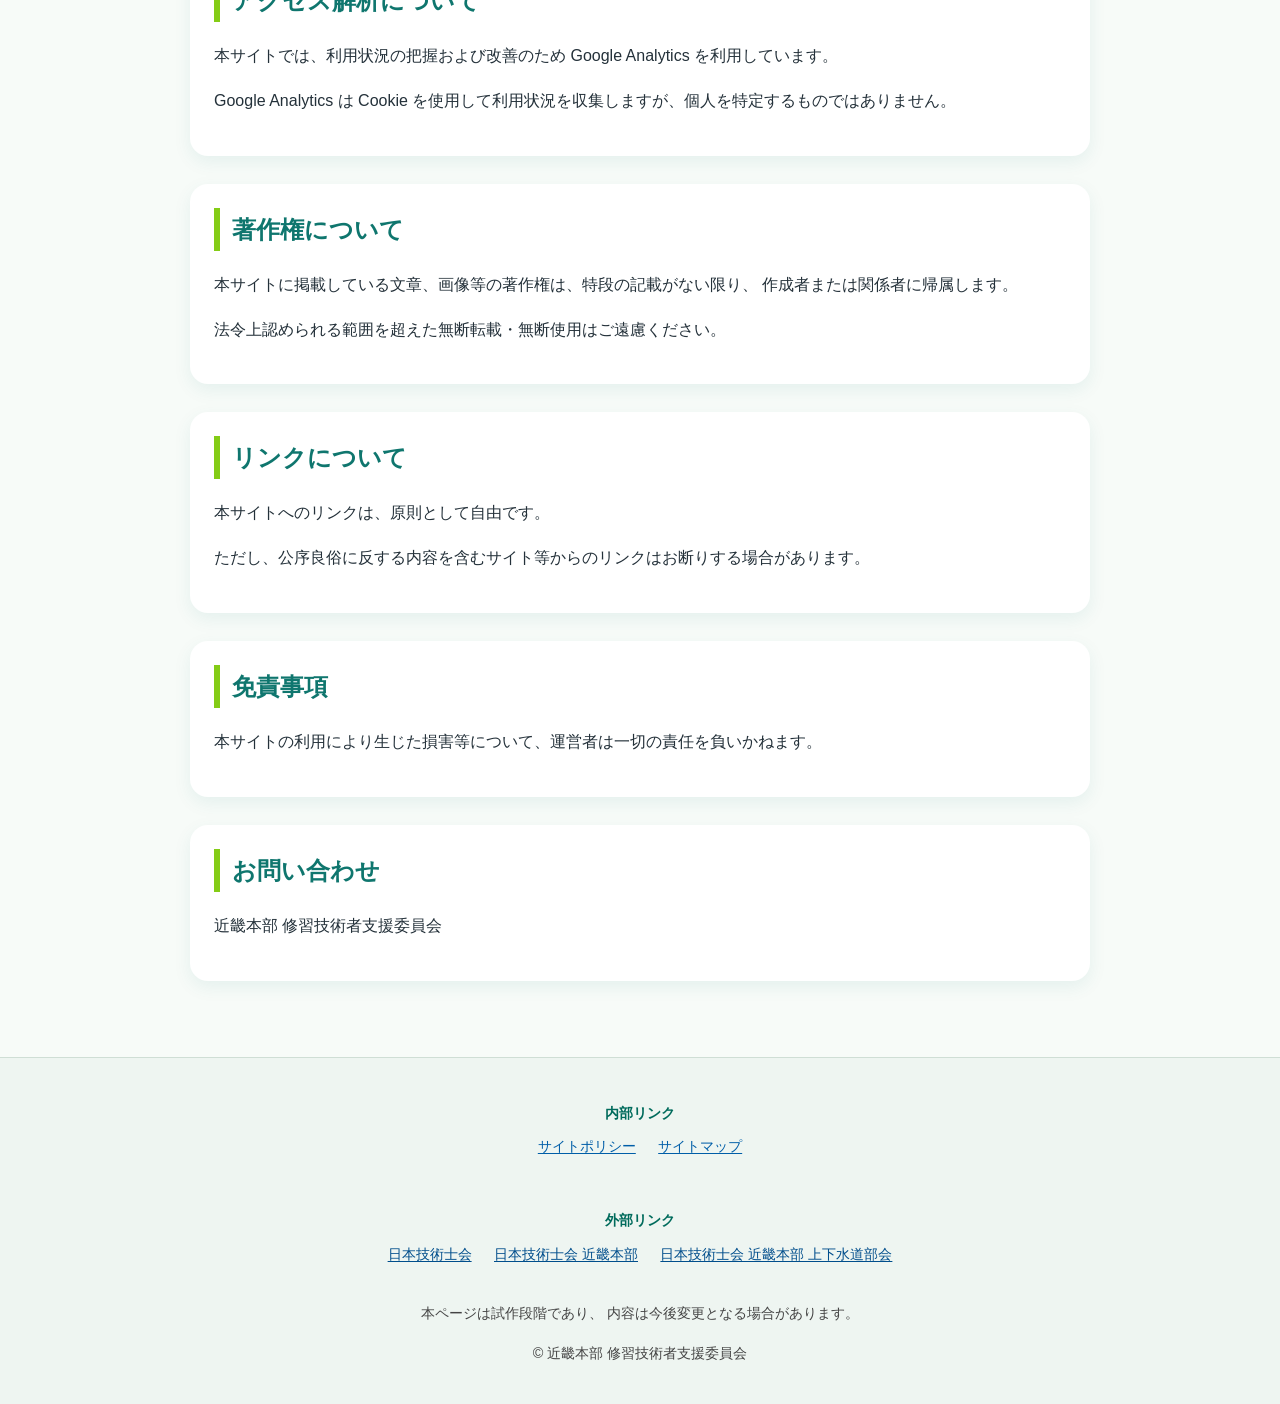
<file: policy.html>
<!DOCTYPE html>
<html lang="ja">
<head> 
<!-- Google tag (gtag.js) -->
<script async src="https://www.googletagmanager.com/gtag/js?id=G-PBQPYXCSVY"></script>
<script>
  window.dataLayer = window.dataLayer || [];
  function gtag(){dataLayer.push(arguments);}
  gtag('js', new Date());

  gtag('config', 'G-PBQPYXCSVY');
</script>

<meta charset="UTF-8">
<meta name="viewport" content="width=device-width, initial-scale=1.0">

<title>サイトポリシー｜近畿本部 修習技術者支援委員会</title>

<meta name="description"
      content="近畿本部 修習技術者支援委員会サイトの利用条件、免責事項、著作権等について掲載しています。">

<link rel="canonical"
      href="https://haranobu1.github.io/policy.html">

<meta property="og:type" content="website">
<meta property="og:site_name" content="近畿本部 修習技術者支援委員会">
<meta property="og:title" content="サイトポリシー">
<meta property="og:description"
      content="サイトの利用条件、免責事項、著作権等について掲載しています。">
<meta property="og:url"
      content="https://haranobu1.github.io/policy.html">
<meta property="og:image"
      content="https://haranobu1.github.io/images/ogp-syuusyuu.jpeg">
<meta property="og:locale" content="ja_JP">

<meta name="twitter:card" content="summary_large_image">
<meta name="twitter:title" content="サイトポリシー">
<meta name="twitter:description"
      content="サイトの利用条件、免責事項、著作権等について掲載しています。">
<meta name="twitter:image"
      content="https://haranobu1.github.io/images/ogp-syuusyuu.jpeg">

<link rel="stylesheet" href="css/style.css">
<link rel="icon" href="images/favicon.png">
</head>

<body>

<div id="nav"></div>

<main>

  <section class="page-header">
    <div class="header-inner">
      <h1>サイトポリシー</h1>
      <p>本サイトの利用に関する方針について</p>
    </div>
  </section>
<section>
  <h2>本サイトについて</h2>
  <p>
    本サイトは、近畿本部 修習技術者支援委員会の活動紹介、行事案内および技術士を目指す方への情報提供を目的として運営しています。
  </p>

  <p>
    掲載内容は随時更新しており、予告なく変更する場合があります。
  </p>
</section>

<section>
  <h2>個人情報の取扱い</h2>
  <p>
    行事申込、お問い合わせ等に際し、氏名、所属、メールアドレス等の個人情報を取得する場合があります。
  </p>

  <p>
    取得した個人情報は、委員会活動の運営および連絡の目的にのみ使用し、法令に基づく場合を除き第三者へ提供することはありません。
  </p>
</section>

<section>
  <h2>掲載情報について</h2>
  <p>
    本サイトに掲載する情報については、可能な限り正確な内容となるよう努めていますが、
    内容の正確性、完全性、有用性等を保証するものではありません。
  </p>

  <p>
    掲載情報は予告なく変更・修正・削除する場合があります。
  </p>
</section>

<section>
  <h2>写真掲載について</h2>
  <p>
    本サイトでは、委員会活動や行事の様子を記録および広報の目的で掲載する場合があります。
  </p>

  <p>
    掲載に問題がある場合は、お問い合わせ先までご連絡ください。
  </p>
</section>

<section>
  <h2>アクセス解析について</h2>
  <p>
    本サイトでは、利用状況の把握および改善のため Google Analytics を利用しています。
  </p>

  <p>
    Google Analytics は Cookie を使用して利用状況を収集しますが、個人を特定するものではありません。
  </p>
</section>

<section>
  <h2>著作権について</h2>
  <p>
    本サイトに掲載している文章、画像等の著作権は、特段の記載がない限り、
    作成者または関係者に帰属します。
  </p>

  <p>
    法令上認められる範囲を超えた無断転載・無断使用はご遠慮ください。
  </p>
</section>

<section>
  <h2>リンクについて</h2>
  <p>
    本サイトへのリンクは、原則として自由です。
  </p>

  <p>
    ただし、公序良俗に反する内容を含むサイト等からのリンクはお断りする場合があります。
  </p>
</section>

<section>
  <h2>免責事項</h2>
  <p>
    本サイトの利用により生じた損害等について、運営者は一切の責任を負いかねます。
  </p>
</section>

<section>
  <h2>お問い合わせ</h2>
  <p>
    近畿本部 修習技術者支援委員会
  </p>

</section>


  </main>

<div id="footer"></div>

<script src="js/common.js"></script>
</body>
</html>
</file>
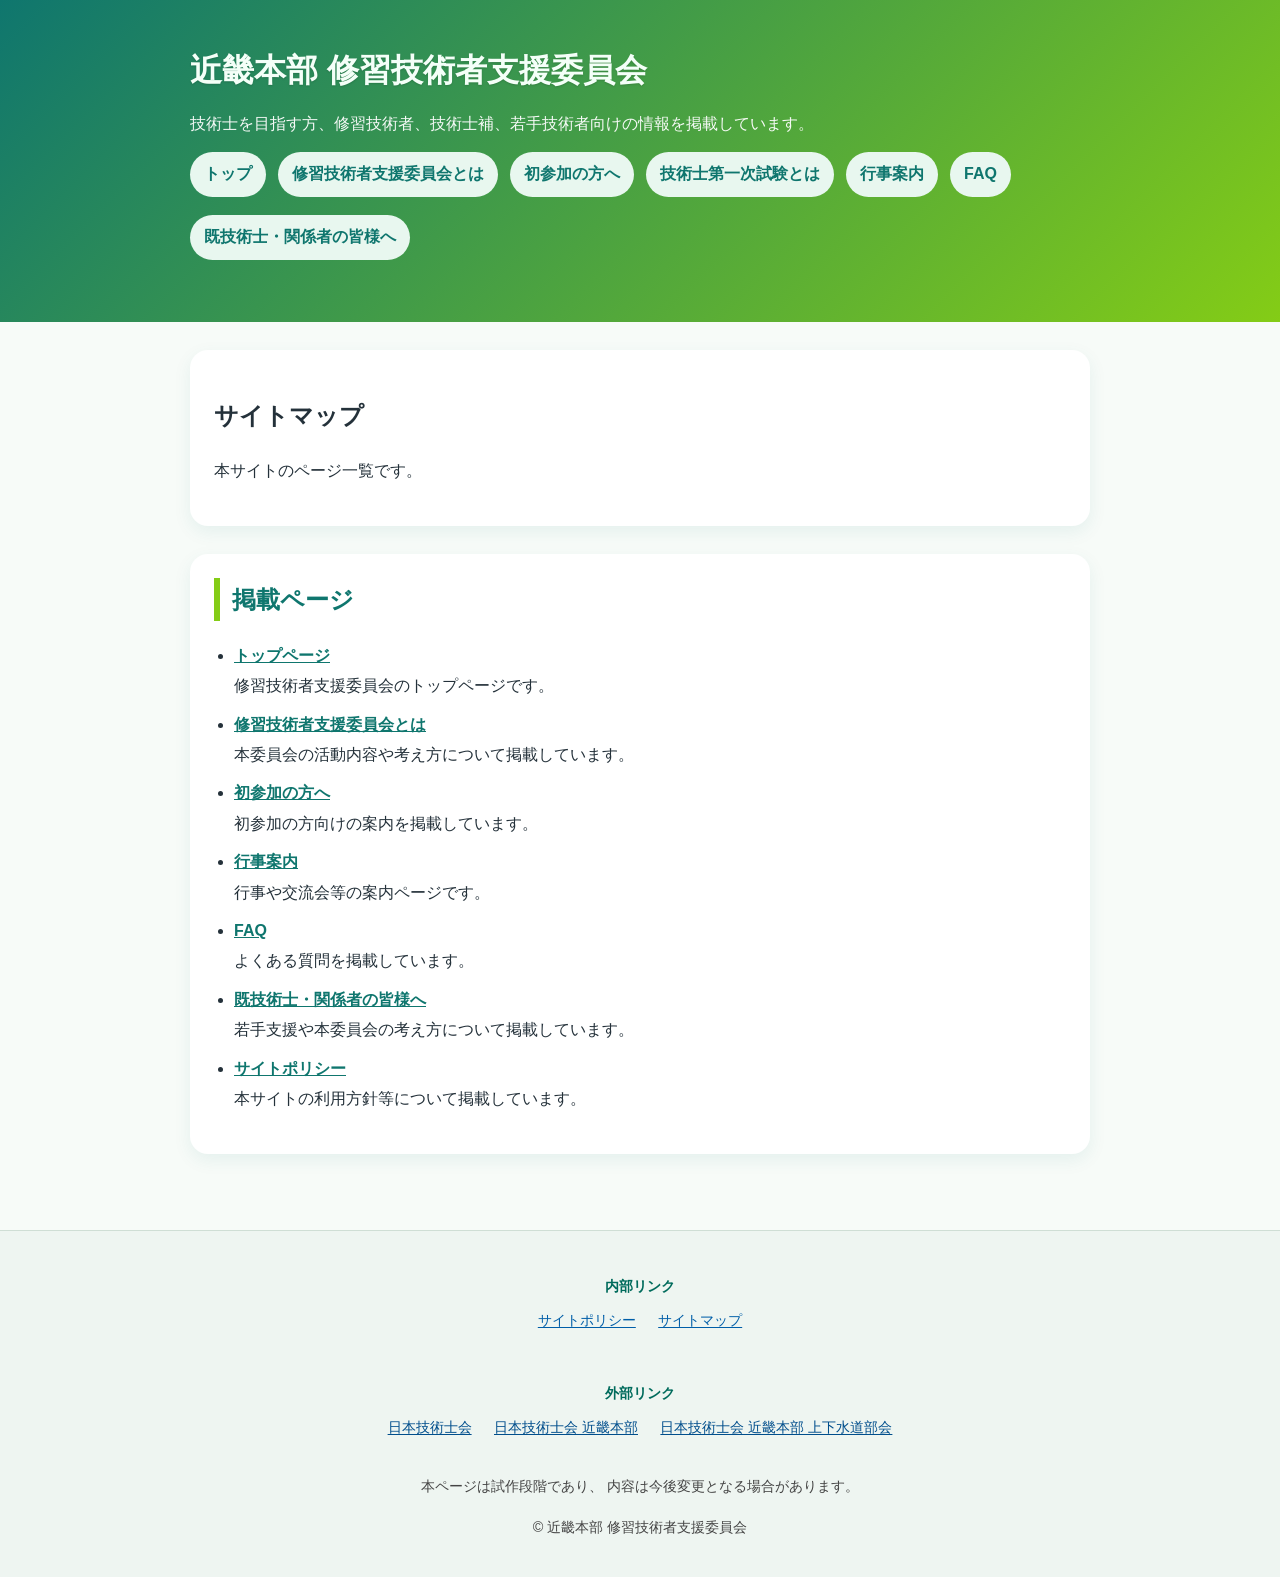
<file: sitemap.html>
<!DOCTYPE html>
<html lang="ja">
<head> 
<!-- Google tag (gtag.js) -->
<script async src="https://www.googletagmanager.com/gtag/js?id=G-PBQPYXCSVY"></script>
<script>
  window.dataLayer = window.dataLayer || [];
  function gtag(){dataLayer.push(arguments);}
  gtag('js', new Date());

  gtag('config', 'G-PBQPYXCSVY');
</script>
<meta charset="UTF-8">
<meta name="viewport" content="width=device-width, initial-scale=1.0">

<title>サイトマップ｜近畿本部 修習技術者支援委員会</title>

<meta name="description"
      content="近畿本部 修習技術者支援委員会サイト内のページ一覧です。">

<link rel="canonical"
      href="https://haranobu1.github.io/sitemap.html">

<meta property="og:type" content="website">
<meta property="og:site_name" content="近畿本部 修習技術者支援委員会">
<meta property="og:title" content="サイトマップ">
<meta property="og:description"
      content="サイト内のページ一覧を掲載しています。">
<meta property="og:url"
      content="https://haranobu1.github.io/sitemap.html">
<meta property="og:image"
      content="https://haranobu1.github.io/images/ogp-syuusyuu.jpeg">
<meta property="og:locale" content="ja_JP">

<meta name="twitter:card" content="summary_large_image">
<meta name="twitter:title" content="サイトマップ">
<meta name="twitter:description"
      content="サイト内のページ一覧を掲載しています。">
<meta name="twitter:image"
      content="https://haranobu1.github.io/images/ogp-syuusyuu.jpeg">

<link rel="stylesheet" href="css/style.css">
<link rel="icon" href="images/favicon.png">

</head>

<body>

<div id="nav"></div>

<main>

  <section class="page-header">
    <div class="header-inner">
      <h1>サイトマップ</h1>
      <p>本サイトのページ一覧です。</p>
    </div>
  </section>

  <section>

    <h2>掲載ページ</h2>

  <ul>

    <li>
      <a href="index.html"><strong>トップページ</strong></a><br>
      修習技術者支援委員会のトップページです。
    </li>

    <li>
      <a href="committee.html"><strong>修習技術者支援委員会とは</strong></a><br>
      本委員会の活動内容や考え方について掲載しています。
    </li>

    <li>
      <a href="first-visit.html"><strong>初参加の方へ</strong></a><br>
      初参加の方向けの案内を掲載しています。
    </li>

    <li>
      <a href="events.html"><strong>行事案内</strong></a><br>
      行事や交流会等の案内ページです。
    </li>

    <li>
      <a href="faq.html"><strong>FAQ</strong></a><br>
      よくある質問を掲載しています。
    </li>

    <li>
      <a href="for-pe.html"><strong>既技術士・関係者の皆様へ</strong></a><br>
      若手支援や本委員会の考え方について掲載しています。
    </li>


    <li>
      <a href="policy.html"><strong>サイトポリシー</strong></a><br>
      本サイトの利用方針等について掲載しています。
    </li>

    <!--    <li>
      <a href="contact.html"><strong>お問い合わせ</strong></a><br>
      お問い合わせ先を掲載しています。
    </li> -->
       

  </ul>

</section>

</main>

<div id="footer"></div>

<script src="js/common.js"></script>
</body>
</html>
</file>
<file: css/style.css>
/* =========================
   基本設定
========================= */

body {
  font-family: "Segoe UI", "Hiragino Sans", "Yu Gothic", sans-serif;
  line-height: 1.8;
  margin: 0;
  padding: 0;
  color: #24313a;
  background: #f7fbf8;
}


/* =========================
   ヘッダー
========================= */

header {
  background: linear-gradient(135deg, #0f766e, #84cc16);
  color: white;
  padding: 42px 20px;
}

header .header-inner {
  max-width: 900px;
  margin: 0 auto;
}

header h1 {
  margin: 0 0 10px;
  font-size: 2rem;
}

header p {
  margin: 0;
  opacity: 0.95;
}


/* =========================
   共通ナビゲーション
========================= */
.site-title a {
  color: #f4fff8;
  text-decoration: none;
  text-shadow: 0 1px 2px rgba(0,0,0,0.15);
}

nav {
  max-width: 900px;
  margin: 0 auto;
  padding: 14px 20px;
}

nav ul {
  display: flex;
  gap: 12px;
  flex-wrap: wrap;
  list-style: none;
  padding: 0;
  margin: 0;
}

nav a {
  display: inline-block;
  padding: 8px 14px;
  border-radius: 999px;
  text-decoration: none;
  color: #0f766e;
  background-color: #e8f7ef;
  font-weight: bold;
}

nav a:hover {
  background-color: #d9f99d;
  color: #365314;
}


/* =========================
   メインコンテンツ
========================= */

main {
  max-width: 900px;
  margin: 0 auto;
  padding: 28px 20px 48px;
}

section {
  margin-bottom: 28px;
  padding: 24px;
  background: #ffffff;
  border-radius: 18px;
  box-shadow: 0 6px 18px rgba(15, 118, 110, 0.08);
}

h2 {
  margin-top: 0;
  padding-left: 12px;
  border-left: 6px solid #84cc16;
  color: #0f766e;
}

h3 {
  color: #166534;
}

a {
  color: #0f766e;
}

a:hover {
  color: #365314;
}

.qa-section {
  background: #fff;
  border-radius: 14px;
  padding: 28px 32px;
  margin-bottom: 24px;
  box-shadow: 0 2px 10px rgba(0,0,0,0.05);
}

.qa-section h2 {
  font-size: 1.35rem;
  line-height: 1.5;
  margin-bottom: 18px;
  color: #1d7f3f;
  border-left: 5px solid #7ac943;
  padding-left: 12px;
}
section h3 {
  font-size: 1.25rem;
  color: #00796b;
  border-left: 5px solid #7ac943;
  padding-left: 12px;
  margin-bottom: 18px;
}
.qa-section p,
.qa-section li {
  font-size: 1rem;
  line-height: 2;
  color: #333;
}

.qa-section ul {
  padding-left: 1.4em;
}

.qa-section li + li {
  margin-top: 10px;
}
/* =========================
   リスト
========================= */

ul {
  padding-left: 1.4em;
}

li {
  margin-bottom: 6px;
}
/* ===== フッター：文字リンク版 ===== */

footer {
  background: #eef5f1;
  border-top: 1px solid #cfded5;
  padding: 1.8rem 1rem 1.4rem;
  font-size: 0.9rem;
  color: #444;
  text-align: center;
}

footer nav {
  margin: 0 auto 1.2rem;
  text-align: center;
}

footer h3 {
  font-size: 0.9rem;
  margin: 0 0 0.5rem;
  color: #006b5c;
  font-weight: 700;
}

footer ul {
  list-style: none;
  padding: 0 !important;
  margin: 0 auto !important;

  display: flex;
  justify-content: center;
  align-items: center;
  flex-wrap: wrap;

  gap: 0.5rem 1.4rem;
}

footer li {
  margin: 0 !important;
  padding: 0;
}
footer a,
footer nav a {
  display: inline !important;

  background: transparent !important;
  border: 0 !important;
  border-radius: 0 !important;
  padding: 0 !important;
  box-shadow: none !important;

  color: #005ea8;

  text-decoration: underline;
  text-underline-offset: 0.12em;
  text-decoration-thickness: 1px;

  font-weight: 500;
}

/* hover */

footer a:hover {
  color: #003f73;
}

/* 外部リンクだけ少し濃く */

.footer-external a {
  color: #004e8c;
}

/* =========================
   スマートフォン対応
========================= */
@media (max-width: 600px) {
  header {
    padding: 32px 20px;
  }

  header h1 {
    font-size: 1.5rem;
  }

  header nav ul {
    gap: 8px;
  }

  header nav a {
    padding: 7px 12px;
    font-size: 0.9rem;
  }

  section {
    padding: 20px;
    border-radius: 14px;
  }
}

section ul {
  margin-top: 12px;
  padding-left: 1.2em;
}

section li {
  line-height: 1.9;
  margin-bottom: 8px;
}
section ul {
  padding-left: 20px;
  margin-left: 0;
}
section ul {
  list-style-type: disc;
}
/* =========================
   説明テーブル共通
========================= */

.exam-overview-table {
  width: 100%;
  max-width: 760px;
  border-collapse: collapse;
  margin-top: 1rem;
}

.exam-overview-table th,
.exam-overview-table td {
  padding: 14px 18px;
  border-bottom: 1px solid #dbe5df;
  text-align: left;
  vertical-align: top;
  line-height: 1.8;
}

/* ヘッダー */
.exam-overview-table thead th {
  background: #edf5f1;
  color: #0d6b5c;
  font-weight: 700;
}

/* 左列 */
.exam-overview-table tbody th {
  width: 170px;
  background: #f7faf8;
  color: #0d6b5c;
  font-weight: 700;
  white-space: nowrap;
}

/* 最終行 */
.exam-overview-table tr:last-child th,
.exam-overview-table tr:last-child td {
  border-bottom: none;
}





.exam-section {
  background: #ffffff;
  border-radius: 16px;
  padding: 28px;
  margin-bottom: 32px;
  box-shadow: 0 2px 8px rgba(0, 0, 0, 0.05);
}

.exam-section h2 {
  margin-bottom: 24px;
  padding-left: 12px;
  border-left: 4px solid #7ac943;
  font-size: 1.5rem;
  color: #006b7a;
}






.exam-table {
  width: 100%;
  border-collapse: collapse;
  table-layout: fixed;
  font-size: 0.95rem;
  line-height: 1.7;
}

.col-subject {
  width: 13%;
}

.col-content {
  width: 44%;
}

.col-method {
  width: 21%;
}

.col-summary {
  width: 22%;
}

.exam-table th,
.exam-table td {
  padding: 16px 14px;
  border-bottom: 1px solid #dcdcdc;
}

.exam-table thead th {
  text-align: center;
  font-weight: 700;
  border-bottom: 2px solid #999;
  vertical-align: middle;
}

.exam-table tbody th {
  text-align: center;
  vertical-align: middle;
  white-space: nowrap;
  font-weight: 700;
}

.exam-table tbody td {
  vertical-align: top;
}

.exam-table td {
  word-break: keep-all;
}

.exam-table ul {
  margin: 8px 0 0 0;
  padding-left: 1.2em;
}

.exam-table li {
  margin-bottom: 2px;
  line-height: 1.6;
}

.exam-table td:nth-child(3) {
  line-height: 1.9;
}

.summary {
  text-align: center;
  vertical-align: middle !important;
  line-height: 2;
  white-space: nowrap;
}

.exam-note {
  margin-top: 16px;
  font-size: 0.88rem;
  line-height: 1.7;
  color: #666;
}

.flyer-images {
  display: flex;
  flex-direction: column;
  gap: 1.5rem;
  align-items: center;
}

.flyer-images img {
  width: 100%;
  max-width: 800px;
  height: auto;
  display: block;
  border: 1px solid #ccc;
}
</file>
